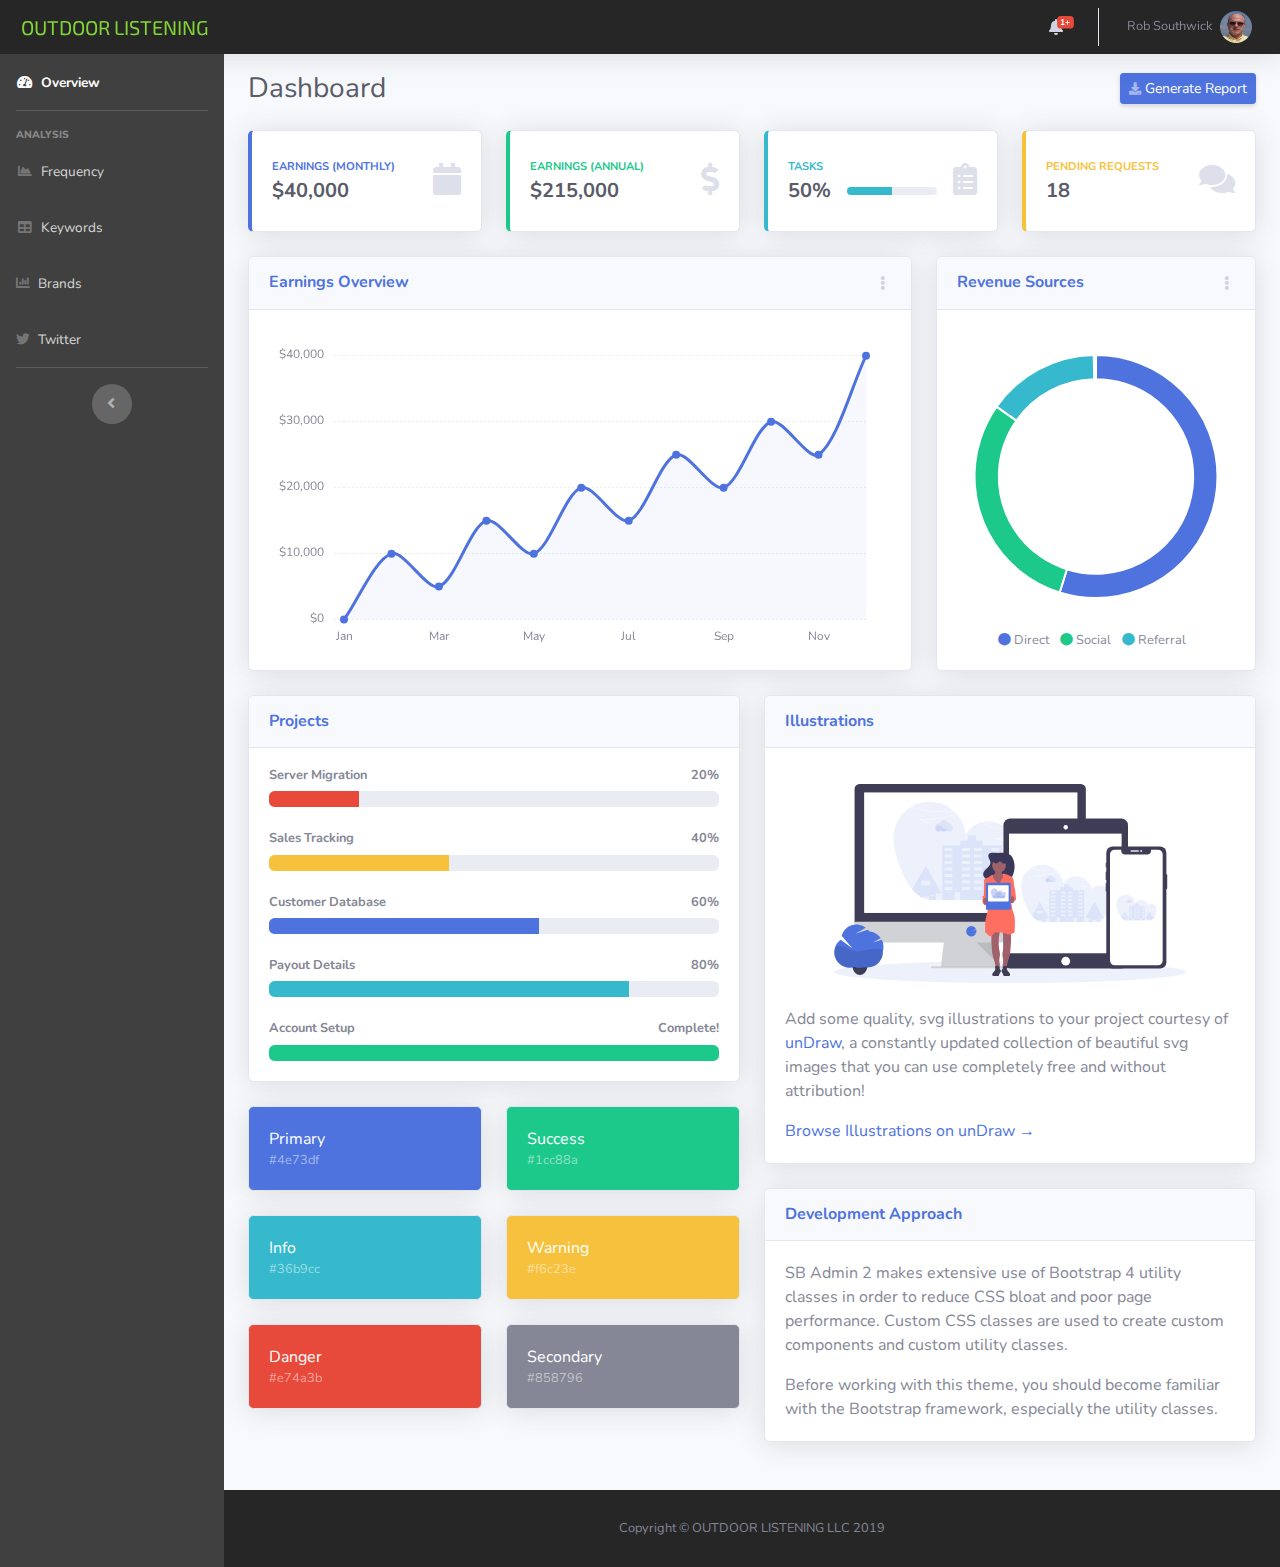
<file: index.html>
<!DOCTYPE html>
<html lang="en">

<head>

  <meta charset="utf-8">
  <meta http-equiv="X-UA-Compatible" content="IE=edge">
  <meta name="viewport" content="width=device-width, initial-scale=1, shrink-to-fit=no">

  <title>OL Explorer</title>

  <!-- Custom fonts for this template-->
  <link href="vendor/fontawesome-free/css/all.min.css" rel="stylesheet" type="text/css">
  <link href="https://fonts.googleapis.com/css?family=Nunito:200,200i,300,300i,400,400i,600,600i,700,700i,800,800i,900,900i" rel="stylesheet">
  <link href='https://fonts.googleapis.com/css?family=Roboto+Slab:400,100,300,700' rel='stylesheet' type='text/css'>
  <link href="https://fonts.googleapis.com/css?family=Exo+2|Roboto&display=swap" rel="stylesheet">

  <!-- Custom styles for this template-->
  <link href="css/sb-admin-2.css" rel="stylesheet">
  <link href="css/custom.css" rel="stylesheet">

</head>

<body id="page-top">

  <!-- Page Wrapper -->
  <div id="wrapper">

    <!-- Sidebar -->
    <ul class="navbar-nav bg-gradient-dark sidebar sidebar-dark accordion top-nav-item" id="accordionSidebar">

      <!-- Nav Item - Dashboard -->
      <li class="nav-item active">
        <a class="nav-link" href="index.html">
          <i class="fas fa-fw fa-tachometer-alt"></i>
          <span>Overview</span></a>
      </li>

      <!-- Divider -->
      <hr class="sidebar-divider">

      <!-- Heading -->
      <div class="sidebar-heading">
      Analysis
      </div>

      <!-- Nav Item - Frequency -->
      <li class="nav-item">
        <a class="nav-link" href="frequency.html">
          <i class="fas fa-fw fa-chart-area"></i>
          <span>Frequency</span></a>
      </li>

      <!-- Nav Item - Tables -->
      <li class="nav-item">
        <a class="nav-link" href="keywords.html">
          <i class="fas fa-fw fa-table"></i>
          <span>Keywords</span></a>
      </li>

      <!-- Nav Item - Tables -->
      <li class="nav-item">
        <a class="nav-link" href="brands.html">
          <i class="fas fa-chart-bar"></i>
          <span>Brands</span></a>
      </li>

      <!-- Nav Item - Tables -->
      <li class="nav-item">
        <a class="nav-link" href="twitter.html">
          <i class="fab fa-twitter"></i>
          <span>Twitter</span></a>
      </li>

      <!-- Divider -->
      <hr class="sidebar-divider d-none d-md-block">

      <!-- Sidebar Toggler (Sidebar) -->
      <div class="text-center d-none d-md-inline">
        <button class="rounded-circle border-0" id="sidebarToggle"></button>
      </div>

    </ul>
    <!-- End of Sidebar -->

    <!-- Content Wrapper -->
    <div id="content-wrapper" class="d-flex flex-column">

      <!-- Main Content -->
      <div id="content">

        <!-- Topbar -->
        <nav class="navbar navbar-expand navbar-light bg-white topbar mb-4 fixed-top shadow py-0">

          <!-- Sidebar Toggle (Topbar) -->
          <button id="sidebarToggleTop" class="btn btn-link d-md-none rounded-circle mr-3">
            <i class="fa fa-bars"></i>
          </button>

          <!-- Topbar Brand -->
          <a href="index.html" class="topbar-brand-text">OUTDOOR LISTENING</a>

          <!-- Topbar Navbar -->
          <ul class="navbar-nav ml-auto">

            <!-- Nav Item - Alerts -->
            <li class="nav-item dropdown no-arrow mx-1">
              <a class="nav-link dropdown-toggle" href="#" id="alertsDropdown" role="button" data-toggle="dropdown" aria-haspopup="true" aria-expanded="false">
                <i class="fas fa-bell fa-fw"></i>
                <!-- Counter - Alerts -->
                <span class="badge badge-danger badge-counter">1+</span>
              </a>
              <!-- Dropdown - Alerts -->
              <div class="dropdown-list dropdown-menu dropdown-menu-right shadow animated--grow-in" aria-labelledby="alertsDropdown">
                <h6 class="dropdown-header">
                  Alerts Center
                </h6>
                <a class="dropdown-item d-flex align-items-center" href="#">
                  <div class="mr-3">
                    <div class="icon-circle bg-primary">
                      <i class="fas fa-file-alt text-white"></i>
                    </div>
                  </div>
                  <div>
                    <div class="small text-gray-500">December 12, 2019</div>
                    <span class="font-weight-bold">A new monthly report is ready to download!</span>
                  </div>
                </a>
                <a class="dropdown-item text-center small text-gray-500" href="#">Show All Alerts</a>
              </div>
            </li>

            <div class="topbar-divider d-none d-sm-block"></div>

            <!-- Nav Item - User Information -->
            <li class="nav-item dropdown no-arrow">
              <a class="nav-link dropdown-toggle" href="#" id="userDropdown" role="button" data-toggle="dropdown" aria-haspopup="true" aria-expanded="false">
                <span class="mr-2 d-none d-lg-inline text-gray-600 small">Rob Southwick</span>
                <img class="img-profile rounded-circle" src="img/rob-pic.jpg">
              </a>
              <!-- Dropdown - User Information -->
              <div class="dropdown-menu dropdown-menu-right shadow animated--grow-in" aria-labelledby="userDropdown">
                <a class="dropdown-item" href="#">
                  <i class="fas fa-user fa-sm fa-fw mr-2 text-gray-400"></i>
                  Profile
                </a>
                <a class="dropdown-item" href="#">
                  <i class="fas fa-cogs fa-sm fa-fw mr-2 text-gray-400"></i>
                  Settings
                </a>
                <a class="dropdown-item" href="#">
                  <i class="fas fa-list fa-sm fa-fw mr-2 text-gray-400"></i>
                  Activity Log
                </a>
                <div class="dropdown-divider"></div>
                <a class="dropdown-item" href="#" data-toggle="modal" data-target="#logoutModal">
                  <i class="fas fa-sign-out-alt fa-sm fa-fw mr-2 text-gray-400"></i>
                  Logout
                </a>
              </div>
            </li>

          </ul>

        </nav>
        <!-- End of Topbar -->

        <!-- Begin Page Content -->
        <div id="main-page-content" class="container-fluid">

          <!-- Page Heading -->
          <div class="d-sm-flex align-items-center justify-content-between mb-4">
            <h1 class="h3 mb-0 text-gray-800">Dashboard</h1>
            <a href="#" class="d-none d-sm-inline-block btn btn-sm btn-primary shadow-sm"><i class="fas fa-download fa-sm text-white-50"></i> Generate Report</a>
          </div>

          <!-- Content Row -->
          <div class="row">

            <!-- Earnings (Monthly) Card Example -->
            <div class="col-xl-3 col-md-6 mb-4">
              <div class="card border-left-primary shadow h-100 py-2">
                <div class="card-body">
                  <div class="row no-gutters align-items-center">
                    <div class="col mr-2">
                      <div class="text-xs font-weight-bold text-primary text-uppercase mb-1">Earnings (Monthly)</div>
                      <div class="h5 mb-0 font-weight-bold text-gray-800">$40,000</div>
                    </div>
                    <div class="col-auto">
                      <i class="fas fa-calendar fa-2x text-gray-300"></i>
                    </div>
                  </div>
                </div>
              </div>
            </div>

            <!-- Earnings (Monthly) Card Example -->
            <div class="col-xl-3 col-md-6 mb-4">
              <div class="card border-left-success shadow h-100 py-2">
                <div class="card-body">
                  <div class="row no-gutters align-items-center">
                    <div class="col mr-2">
                      <div class="text-xs font-weight-bold text-success text-uppercase mb-1">Earnings (Annual)</div>
                      <div class="h5 mb-0 font-weight-bold text-gray-800">$215,000</div>
                    </div>
                    <div class="col-auto">
                      <i class="fas fa-dollar-sign fa-2x text-gray-300"></i>
                    </div>
                  </div>
                </div>
              </div>
            </div>

            <!-- Earnings (Monthly) Card Example -->
            <div class="col-xl-3 col-md-6 mb-4">
              <div class="card border-left-info shadow h-100 py-2">
                <div class="card-body">
                  <div class="row no-gutters align-items-center">
                    <div class="col mr-2">
                      <div class="text-xs font-weight-bold text-info text-uppercase mb-1">Tasks</div>
                      <div class="row no-gutters align-items-center">
                        <div class="col-auto">
                          <div class="h5 mb-0 mr-3 font-weight-bold text-gray-800">50%</div>
                        </div>
                        <div class="col">
                          <div class="progress progress-sm mr-2">
                            <div class="progress-bar bg-info" role="progressbar" style="width: 50%" aria-valuenow="50" aria-valuemin="0" aria-valuemax="100"></div>
                          </div>
                        </div>
                      </div>
                    </div>
                    <div class="col-auto">
                      <i class="fas fa-clipboard-list fa-2x text-gray-300"></i>
                    </div>
                  </div>
                </div>
              </div>
            </div>

            <!-- Pending Requests Card Example -->
            <div class="col-xl-3 col-md-6 mb-4">
              <div class="card border-left-warning shadow h-100 py-2">
                <div class="card-body">
                  <div class="row no-gutters align-items-center">
                    <div class="col mr-2">
                      <div class="text-xs font-weight-bold text-warning text-uppercase mb-1">Pending Requests</div>
                      <div class="h5 mb-0 font-weight-bold text-gray-800">18</div>
                    </div>
                    <div class="col-auto">
                      <i class="fas fa-comments fa-2x text-gray-300"></i>
                    </div>
                  </div>
                </div>
              </div>
            </div>
          </div>

          <!-- Content Row -->

          <div class="row">

            <!-- Area Chart -->
            <div class="col-xl-8 col-lg-7">
              <div class="card shadow mb-4">
                <!-- Card Header - Dropdown -->
                <div class="card-header py-3 d-flex flex-row align-items-center justify-content-between">
                  <h6 class="m-0 font-weight-bold text-primary">Earnings Overview</h6>
                  <div class="dropdown no-arrow">
                    <a class="dropdown-toggle" href="#" role="button" id="dropdownMenuLink" data-toggle="dropdown" aria-haspopup="true" aria-expanded="false">
                      <i class="fas fa-ellipsis-v fa-sm fa-fw text-gray-400"></i>
                    </a>
                    <div class="dropdown-menu dropdown-menu-right shadow animated--fade-in" aria-labelledby="dropdownMenuLink">
                      <div class="dropdown-header">Dropdown Header:</div>
                      <a class="dropdown-item" href="#">Action</a>
                      <a class="dropdown-item" href="#">Another action</a>
                      <div class="dropdown-divider"></div>
                      <a class="dropdown-item" href="#">Something else here</a>
                    </div>
                  </div>
                </div>
                <!-- Card Body -->
                <div class="card-body">
                  <div class="chart-area">
                    <canvas id="myAreaChart"></canvas>
                  </div>
                </div>
              </div>
            </div>

            <!-- Pie Chart -->
            <div class="col-xl-4 col-lg-5">
              <div class="card shadow mb-4">
                <!-- Card Header - Dropdown -->
                <div class="card-header py-3 d-flex flex-row align-items-center justify-content-between">
                  <h6 class="m-0 font-weight-bold text-primary">Revenue Sources</h6>
                  <div class="dropdown no-arrow">
                    <a class="dropdown-toggle" href="#" role="button" id="dropdownMenuLink" data-toggle="dropdown" aria-haspopup="true" aria-expanded="false">
                      <i class="fas fa-ellipsis-v fa-sm fa-fw text-gray-400"></i>
                    </a>
                    <div class="dropdown-menu dropdown-menu-right shadow animated--fade-in" aria-labelledby="dropdownMenuLink">
                      <div class="dropdown-header">Dropdown Header:</div>
                      <a class="dropdown-item" href="#">Action</a>
                      <a class="dropdown-item" href="#">Another action</a>
                      <div class="dropdown-divider"></div>
                      <a class="dropdown-item" href="#">Something else here</a>
                    </div>
                  </div>
                </div>
                <!-- Card Body -->
                <div class="card-body">
                  <div class="chart-pie pt-4 pb-2">
                    <canvas id="myPieChart"></canvas>
                  </div>
                  <div class="mt-4 text-center small">
                    <span class="mr-2">
                      <i class="fas fa-circle text-primary"></i> Direct
                    </span>
                    <span class="mr-2">
                      <i class="fas fa-circle text-success"></i> Social
                    </span>
                    <span class="mr-2">
                      <i class="fas fa-circle text-info"></i> Referral
                    </span>
                  </div>
                </div>
              </div>
            </div>
          </div>

          <!-- Content Row -->
          <div class="row">

            <!-- Content Column -->
            <div class="col-lg-6 mb-4">

              <!-- Project Card Example -->
              <div class="card shadow mb-4">
                <div class="card-header py-3">
                  <h6 class="m-0 font-weight-bold text-primary">Projects</h6>
                </div>
                <div class="card-body">
                  <h4 class="small font-weight-bold">Server Migration <span class="float-right">20%</span></h4>
                  <div class="progress mb-4">
                    <div class="progress-bar bg-danger" role="progressbar" style="width: 20%" aria-valuenow="20" aria-valuemin="0" aria-valuemax="100"></div>
                  </div>
                  <h4 class="small font-weight-bold">Sales Tracking <span class="float-right">40%</span></h4>
                  <div class="progress mb-4">
                    <div class="progress-bar bg-warning" role="progressbar" style="width: 40%" aria-valuenow="40" aria-valuemin="0" aria-valuemax="100"></div>
                  </div>
                  <h4 class="small font-weight-bold">Customer Database <span class="float-right">60%</span></h4>
                  <div class="progress mb-4">
                    <div class="progress-bar" role="progressbar" style="width: 60%" aria-valuenow="60" aria-valuemin="0" aria-valuemax="100"></div>
                  </div>
                  <h4 class="small font-weight-bold">Payout Details <span class="float-right">80%</span></h4>
                  <div class="progress mb-4">
                    <div class="progress-bar bg-info" role="progressbar" style="width: 80%" aria-valuenow="80" aria-valuemin="0" aria-valuemax="100"></div>
                  </div>
                  <h4 class="small font-weight-bold">Account Setup <span class="float-right">Complete!</span></h4>
                  <div class="progress">
                    <div class="progress-bar bg-success" role="progressbar" style="width: 100%" aria-valuenow="100" aria-valuemin="0" aria-valuemax="100"></div>
                  </div>
                </div>
              </div>

              <!-- Color System -->
              <div class="row">
                <div class="col-lg-6 mb-4">
                  <div class="card bg-primary text-white shadow">
                    <div class="card-body">
                      Primary
                      <div class="text-white-50 small">#4e73df</div>
                    </div>
                  </div>
                </div>
                <div class="col-lg-6 mb-4">
                  <div class="card bg-success text-white shadow">
                    <div class="card-body">
                      Success
                      <div class="text-white-50 small">#1cc88a</div>
                    </div>
                  </div>
                </div>
                <div class="col-lg-6 mb-4">
                  <div class="card bg-info text-white shadow">
                    <div class="card-body">
                      Info
                      <div class="text-white-50 small">#36b9cc</div>
                    </div>
                  </div>
                </div>
                <div class="col-lg-6 mb-4">
                  <div class="card bg-warning text-white shadow">
                    <div class="card-body">
                      Warning
                      <div class="text-white-50 small">#f6c23e</div>
                    </div>
                  </div>
                </div>
                <div class="col-lg-6 mb-4">
                  <div class="card bg-danger text-white shadow">
                    <div class="card-body">
                      Danger
                      <div class="text-white-50 small">#e74a3b</div>
                    </div>
                  </div>
                </div>
                <div class="col-lg-6 mb-4">
                  <div class="card bg-secondary text-white shadow">
                    <div class="card-body">
                      Secondary
                      <div class="text-white-50 small">#858796</div>
                    </div>
                  </div>
                </div>
              </div>

            </div>

            <div class="col-lg-6 mb-4">

              <!-- Illustrations -->
              <div class="card shadow mb-4">
                <div class="card-header py-3">
                  <h6 class="m-0 font-weight-bold text-primary">Illustrations</h6>
                </div>
                <div class="card-body">
                  <div class="text-center">
                    <img class="img-fluid px-3 px-sm-4 mt-3 mb-4" style="width: 25rem;" src="img/undraw_posting_photo.svg" alt="">
                  </div>
                  <p>Add some quality, svg illustrations to your project courtesy of <a target="_blank" rel="nofollow" href="https://undraw.co/">unDraw</a>, a constantly updated collection of beautiful svg images that you can use completely free and without attribution!</p>
                  <a target="_blank" rel="nofollow" href="https://undraw.co/">Browse Illustrations on unDraw &rarr;</a>
                </div>
              </div>

              <!-- Approach -->
              <div class="card shadow mb-4">
                <div class="card-header py-3">
                  <h6 class="m-0 font-weight-bold text-primary">Development Approach</h6>
                </div>
                <div class="card-body">
                  <p>SB Admin 2 makes extensive use of Bootstrap 4 utility classes in order to reduce CSS bloat and poor page performance. Custom CSS classes are used to create custom components and custom utility classes.</p>
                  <p class="mb-0">Before working with this theme, you should become familiar with the Bootstrap framework, especially the utility classes.</p>
                </div>
              </div>

            </div>
          </div>

        </div>
        <!-- /.container-fluid -->

      </div>
      <!-- End of Main Content -->

      <!-- Footer -->
      <footer class="sticky-footer bg-white">
        <div class="container my-auto">
          <div class="copyright text-center my-auto">
            <span>Copyright &copy; OUTDOOR LISTENING LLC 2019</span>
          </div>
        </div>
      </footer>
      <!-- End of Footer -->

    </div>
    <!-- End of Content Wrapper -->

  </div>
  <!-- End of Page Wrapper -->

  <!-- Scroll to Top Button-->
  <a class="scroll-to-top rounded" href="#page-top">
    <i class="fas fa-angle-up"></i>
  </a>

  <!-- Logout Modal-->
  <div class="modal fade" id="logoutModal" tabindex="-1" role="dialog" aria-labelledby="exampleModalLabel" aria-hidden="true">
    <div class="modal-dialog" role="document">
      <div class="modal-content">
        <div class="modal-header">
          <h5 class="modal-title" id="exampleModalLabel">Ready to Leave?</h5>
          <button class="close" type="button" data-dismiss="modal" aria-label="Close">
            <span aria-hidden="true">×</span>
          </button>
        </div>
        <div class="modal-body">Select "Logout" below if you are ready to end your current session.</div>
        <div class="modal-footer">
          <button class="btn btn-secondary" type="button" data-dismiss="modal">Cancel</button>
          <a class="btn btn-primary" href="login.html">Logout</a>
        </div>
      </div>
    </div>
  </div>

  <!-- Bootstrap core JavaScript-->
  <script src="vendor/jquery/jquery.min.js"></script>
  <script src="vendor/bootstrap/js/bootstrap.bundle.min.js"></script>

  <!-- Core plugin JavaScript-->
  <script src="vendor/jquery-easing/jquery.easing.min.js"></script>

  <!-- Custom scripts for all pages-->
  <script src="js/sb-admin-2.min.js"></script>

  <!-- Page level plugins -->
  <script src="vendor/chart.js/Chart.min.js"></script>

  <!-- Page level custom scripts -->
  <script src="js/demo/chart-area-demo.js"></script>
  <script src="js/demo/chart-pie-demo.js"></script>

</body>

</html>
</file>
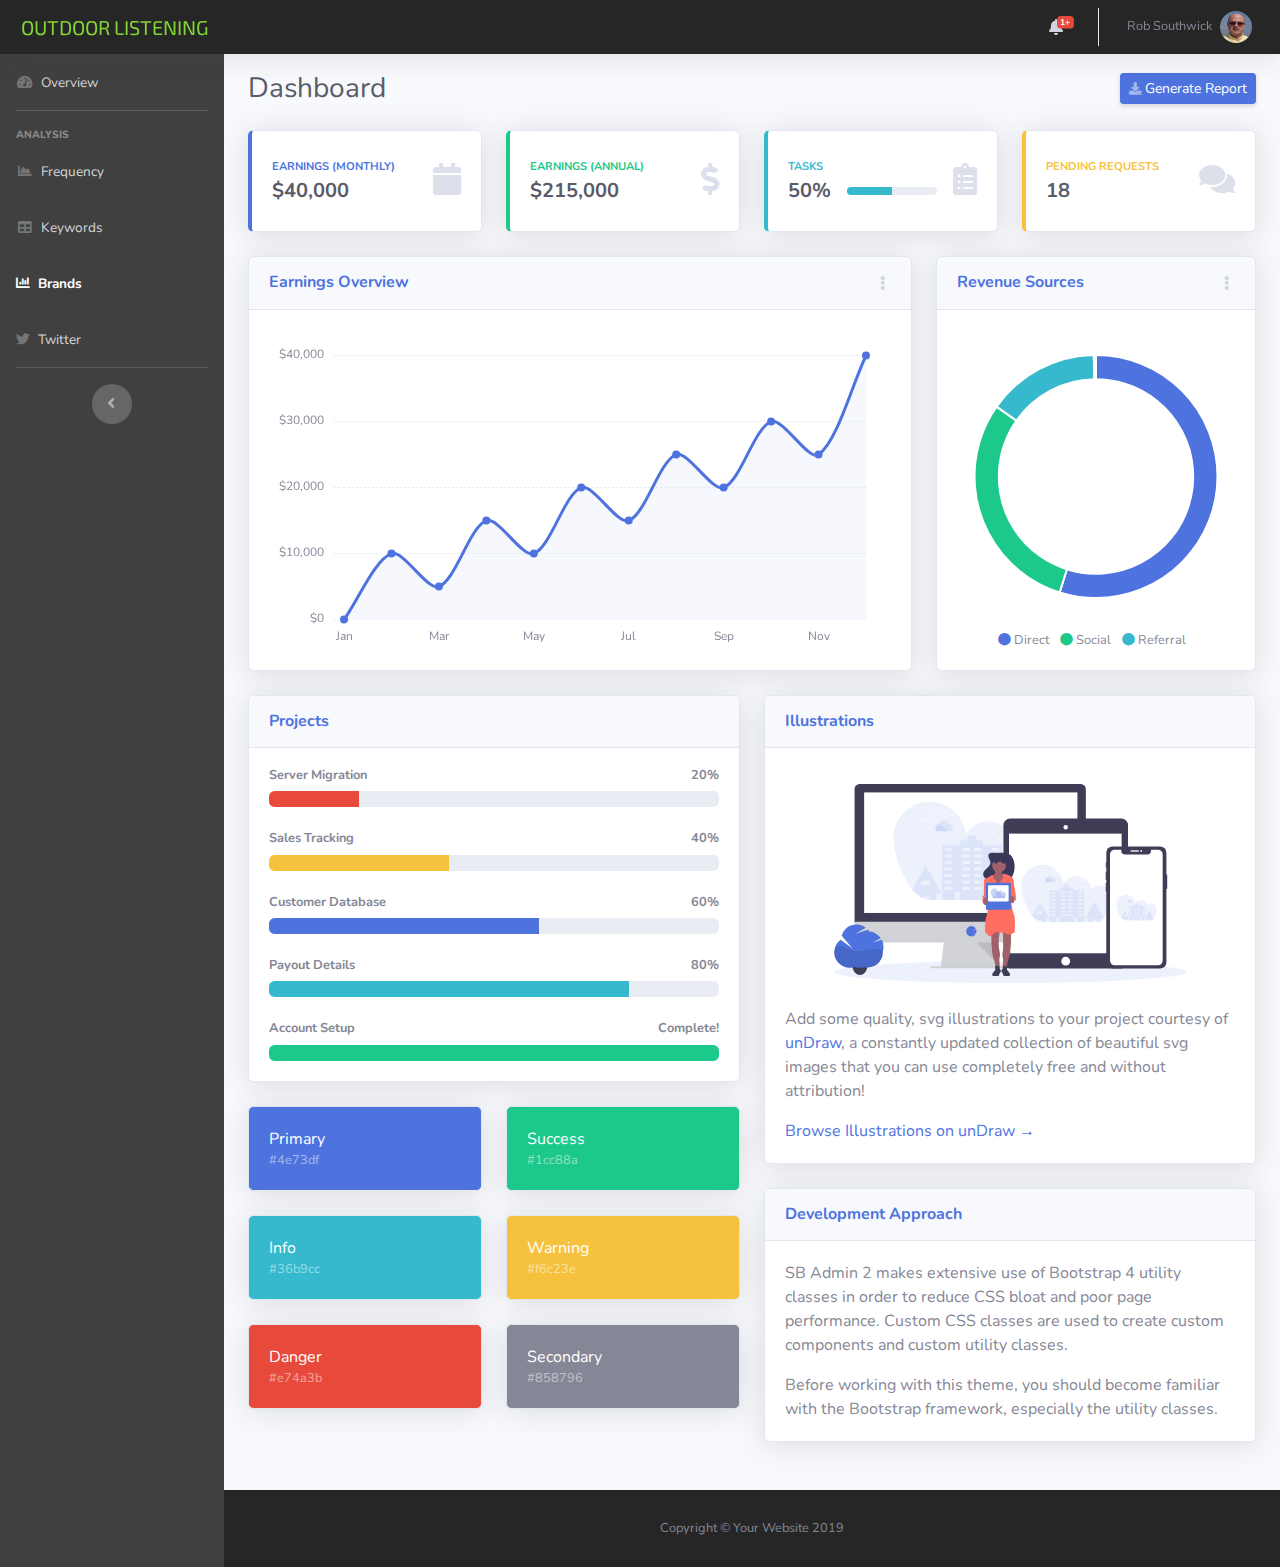
<file: brands.html>
<!DOCTYPE html>
<html lang="en">

<head>

  <meta charset="utf-8">
  <meta http-equiv="X-UA-Compatible" content="IE=edge">
  <meta name="viewport" content="width=device-width, initial-scale=1, shrink-to-fit=no">

  <title>OL Explorer</title>

  <!-- Custom fonts for this template-->
  <link href="vendor/fontawesome-free/css/all.min.css" rel="stylesheet" type="text/css">
  <link href="https://fonts.googleapis.com/css?family=Nunito:200,200i,300,300i,400,400i,600,600i,700,700i,800,800i,900,900i" rel="stylesheet">
  <link href='https://fonts.googleapis.com/css?family=Roboto+Slab:400,100,300,700' rel='stylesheet' type='text/css'>
  <link href="https://fonts.googleapis.com/css?family=Exo+2|Roboto&display=swap" rel="stylesheet">

  <!-- Custom styles for this template-->
  <link href="css/sb-admin-2.css" rel="stylesheet">
  <link href="css/custom.css" rel="stylesheet">

</head>

<body id="page-top">

  <!-- Page Wrapper -->
  <div id="wrapper">

    <!-- Sidebar -->
    <ul class="navbar-nav bg-gradient-dark sidebar sidebar-dark accordion top-nav-item" id="accordionSidebar">

      <!-- Nav Item - Dashboard -->
      <li class="nav-item">
        <a class="nav-link" href="index.html">
          <i class="fas fa-fw fa-tachometer-alt"></i>
          <span>Overview</span></a>
      </li>

      <!-- Divider -->
      <hr class="sidebar-divider">

      <!-- Heading -->
      <div class="sidebar-heading">
      Analysis
      </div>

      <!-- Nav Item - Frequency -->
      <li class="nav-item">
        <a class="nav-link" href="frequency.html">
          <i class="fas fa-fw fa-chart-area"></i>
          <span>Frequency</span></a>
      </li>

      <!-- Nav Item - Tables -->
      <li class="nav-item">
        <a class="nav-link" href="keywords.html">
          <i class="fas fa-fw fa-table"></i>
          <span>Keywords</span></a>
      </li>

      <!-- Nav Item - Tables -->
      <li class="nav-item active">
        <a class="nav-link" href="brands.html">
          <i class="fas fa-chart-bar"></i>
          <span>Brands</span></a>
      </li>

      <!-- Nav Item - Tables -->
      <li class="nav-item">
        <a class="nav-link" href="twitter.html">
          <i class="fab fa-twitter"></i>
          <span>Twitter</span></a>
      </li>

      <!-- Divider -->
      <hr class="sidebar-divider d-none d-md-block">

      <!-- Sidebar Toggler (Sidebar) -->
      <div class="text-center d-none d-md-inline">
        <button class="rounded-circle border-0" id="sidebarToggle"></button>
      </div>

    </ul>
    <!-- End of Sidebar -->

    <!-- Content Wrapper -->
    <div id="content-wrapper" class="d-flex flex-column">

      <!-- Main Content -->
      <div id="content">

        <!-- Topbar -->
        <nav class="navbar navbar-expand navbar-light bg-white topbar mb-4 fixed-top shadow py-0">

          <!-- Sidebar Toggle (Topbar) -->
          <button id="sidebarToggleTop" class="btn btn-link d-md-none rounded-circle mr-3">
            <i class="fa fa-bars"></i>
          </button>

          <!-- Topbar Brand -->
          <a href="index.html" class="topbar-brand-text">OUTDOOR LISTENING</a>

          <!-- Topbar Navbar -->
          <ul class="navbar-nav ml-auto">

            <!-- Nav Item - Alerts -->
            <li class="nav-item dropdown no-arrow mx-1">
              <a class="nav-link dropdown-toggle" href="#" id="alertsDropdown" role="button" data-toggle="dropdown" aria-haspopup="true" aria-expanded="false">
                <i class="fas fa-bell fa-fw"></i>
                <!-- Counter - Alerts -->
                <span class="badge badge-danger badge-counter">1+</span>
              </a>
              <!-- Dropdown - Alerts -->
              <div class="dropdown-list dropdown-menu dropdown-menu-right shadow animated--grow-in" aria-labelledby="alertsDropdown">
                <h6 class="dropdown-header">
                  Alerts Center
                </h6>
                <a class="dropdown-item d-flex align-items-center" href="#">
                  <div class="mr-3">
                    <div class="icon-circle bg-primary">
                      <i class="fas fa-file-alt text-white"></i>
                    </div>
                  </div>
                  <div>
                    <div class="small text-gray-500">December 12, 2019</div>
                    <span class="font-weight-bold">A new monthly report is ready to download!</span>
                  </div>
                </a>
                <a class="dropdown-item text-center small text-gray-500" href="#">Show All Alerts</a>
              </div>
            </li>

            <div class="topbar-divider d-none d-sm-block"></div>

            <!-- Nav Item - User Information -->
            <li class="nav-item dropdown no-arrow">
              <a class="nav-link dropdown-toggle" href="#" id="userDropdown" role="button" data-toggle="dropdown" aria-haspopup="true" aria-expanded="false">
                <span class="mr-2 d-none d-lg-inline text-gray-600 small">Rob Southwick</span>
                <img class="img-profile rounded-circle" src="img/rob-pic.jpg">
              </a>
              <!-- Dropdown - User Information -->
              <div class="dropdown-menu dropdown-menu-right shadow animated--grow-in" aria-labelledby="userDropdown">
                <a class="dropdown-item" href="#">
                  <i class="fas fa-user fa-sm fa-fw mr-2 text-gray-400"></i>
                  Profile
                </a>
                <a class="dropdown-item" href="#">
                  <i class="fas fa-cogs fa-sm fa-fw mr-2 text-gray-400"></i>
                  Settings
                </a>
                <a class="dropdown-item" href="#">
                  <i class="fas fa-list fa-sm fa-fw mr-2 text-gray-400"></i>
                  Activity Log
                </a>
                <div class="dropdown-divider"></div>
                <a class="dropdown-item" href="#" data-toggle="modal" data-target="#logoutModal">
                  <i class="fas fa-sign-out-alt fa-sm fa-fw mr-2 text-gray-400"></i>
                  Logout
                </a>
              </div>
            </li>

          </ul>

        </nav>
        <!-- End of Topbar -->

        <!-- Begin Page Content -->
        <div id="main-page-content" class="container-fluid">

          <!-- Page Heading -->
          <div class="d-sm-flex align-items-center justify-content-between mb-4">
            <h1 class="h3 mb-0 text-gray-800">Dashboard</h1>
            <a href="#" class="d-none d-sm-inline-block btn btn-sm btn-primary shadow-sm"><i class="fas fa-download fa-sm text-white-50"></i> Generate Report</a>
          </div>

          <!-- Content Row -->
          <div class="row">

            <!-- Earnings (Monthly) Card Example -->
            <div class="col-xl-3 col-md-6 mb-4">
              <div class="card border-left-primary shadow h-100 py-2">
                <div class="card-body">
                  <div class="row no-gutters align-items-center">
                    <div class="col mr-2">
                      <div class="text-xs font-weight-bold text-primary text-uppercase mb-1">Earnings (Monthly)</div>
                      <div class="h5 mb-0 font-weight-bold text-gray-800">$40,000</div>
                    </div>
                    <div class="col-auto">
                      <i class="fas fa-calendar fa-2x text-gray-300"></i>
                    </div>
                  </div>
                </div>
              </div>
            </div>

            <!-- Earnings (Monthly) Card Example -->
            <div class="col-xl-3 col-md-6 mb-4">
              <div class="card border-left-success shadow h-100 py-2">
                <div class="card-body">
                  <div class="row no-gutters align-items-center">
                    <div class="col mr-2">
                      <div class="text-xs font-weight-bold text-success text-uppercase mb-1">Earnings (Annual)</div>
                      <div class="h5 mb-0 font-weight-bold text-gray-800">$215,000</div>
                    </div>
                    <div class="col-auto">
                      <i class="fas fa-dollar-sign fa-2x text-gray-300"></i>
                    </div>
                  </div>
                </div>
              </div>
            </div>

            <!-- Earnings (Monthly) Card Example -->
            <div class="col-xl-3 col-md-6 mb-4">
              <div class="card border-left-info shadow h-100 py-2">
                <div class="card-body">
                  <div class="row no-gutters align-items-center">
                    <div class="col mr-2">
                      <div class="text-xs font-weight-bold text-info text-uppercase mb-1">Tasks</div>
                      <div class="row no-gutters align-items-center">
                        <div class="col-auto">
                          <div class="h5 mb-0 mr-3 font-weight-bold text-gray-800">50%</div>
                        </div>
                        <div class="col">
                          <div class="progress progress-sm mr-2">
                            <div class="progress-bar bg-info" role="progressbar" style="width: 50%" aria-valuenow="50" aria-valuemin="0" aria-valuemax="100"></div>
                          </div>
                        </div>
                      </div>
                    </div>
                    <div class="col-auto">
                      <i class="fas fa-clipboard-list fa-2x text-gray-300"></i>
                    </div>
                  </div>
                </div>
              </div>
            </div>

            <!-- Pending Requests Card Example -->
            <div class="col-xl-3 col-md-6 mb-4">
              <div class="card border-left-warning shadow h-100 py-2">
                <div class="card-body">
                  <div class="row no-gutters align-items-center">
                    <div class="col mr-2">
                      <div class="text-xs font-weight-bold text-warning text-uppercase mb-1">Pending Requests</div>
                      <div class="h5 mb-0 font-weight-bold text-gray-800">18</div>
                    </div>
                    <div class="col-auto">
                      <i class="fas fa-comments fa-2x text-gray-300"></i>
                    </div>
                  </div>
                </div>
              </div>
            </div>
          </div>

          <!-- Content Row -->

          <div class="row">

            <!-- Area Chart -->
            <div class="col-xl-8 col-lg-7">
              <div class="card shadow mb-4">
                <!-- Card Header - Dropdown -->
                <div class="card-header py-3 d-flex flex-row align-items-center justify-content-between">
                  <h6 class="m-0 font-weight-bold text-primary">Earnings Overview</h6>
                  <div class="dropdown no-arrow">
                    <a class="dropdown-toggle" href="#" role="button" id="dropdownMenuLink" data-toggle="dropdown" aria-haspopup="true" aria-expanded="false">
                      <i class="fas fa-ellipsis-v fa-sm fa-fw text-gray-400"></i>
                    </a>
                    <div class="dropdown-menu dropdown-menu-right shadow animated--fade-in" aria-labelledby="dropdownMenuLink">
                      <div class="dropdown-header">Dropdown Header:</div>
                      <a class="dropdown-item" href="#">Action</a>
                      <a class="dropdown-item" href="#">Another action</a>
                      <div class="dropdown-divider"></div>
                      <a class="dropdown-item" href="#">Something else here</a>
                    </div>
                  </div>
                </div>
                <!-- Card Body -->
                <div class="card-body">
                  <div class="chart-area">
                    <canvas id="myAreaChart"></canvas>
                  </div>
                </div>
              </div>
            </div>

            <!-- Pie Chart -->
            <div class="col-xl-4 col-lg-5">
              <div class="card shadow mb-4">
                <!-- Card Header - Dropdown -->
                <div class="card-header py-3 d-flex flex-row align-items-center justify-content-between">
                  <h6 class="m-0 font-weight-bold text-primary">Revenue Sources</h6>
                  <div class="dropdown no-arrow">
                    <a class="dropdown-toggle" href="#" role="button" id="dropdownMenuLink" data-toggle="dropdown" aria-haspopup="true" aria-expanded="false">
                      <i class="fas fa-ellipsis-v fa-sm fa-fw text-gray-400"></i>
                    </a>
                    <div class="dropdown-menu dropdown-menu-right shadow animated--fade-in" aria-labelledby="dropdownMenuLink">
                      <div class="dropdown-header">Dropdown Header:</div>
                      <a class="dropdown-item" href="#">Action</a>
                      <a class="dropdown-item" href="#">Another action</a>
                      <div class="dropdown-divider"></div>
                      <a class="dropdown-item" href="#">Something else here</a>
                    </div>
                  </div>
                </div>
                <!-- Card Body -->
                <div class="card-body">
                  <div class="chart-pie pt-4 pb-2">
                    <canvas id="myPieChart"></canvas>
                  </div>
                  <div class="mt-4 text-center small">
                    <span class="mr-2">
                      <i class="fas fa-circle text-primary"></i> Direct
                    </span>
                    <span class="mr-2">
                      <i class="fas fa-circle text-success"></i> Social
                    </span>
                    <span class="mr-2">
                      <i class="fas fa-circle text-info"></i> Referral
                    </span>
                  </div>
                </div>
              </div>
            </div>
          </div>

          <!-- Content Row -->
          <div class="row">

            <!-- Content Column -->
            <div class="col-lg-6 mb-4">

              <!-- Project Card Example -->
              <div class="card shadow mb-4">
                <div class="card-header py-3">
                  <h6 class="m-0 font-weight-bold text-primary">Projects</h6>
                </div>
                <div class="card-body">
                  <h4 class="small font-weight-bold">Server Migration <span class="float-right">20%</span></h4>
                  <div class="progress mb-4">
                    <div class="progress-bar bg-danger" role="progressbar" style="width: 20%" aria-valuenow="20" aria-valuemin="0" aria-valuemax="100"></div>
                  </div>
                  <h4 class="small font-weight-bold">Sales Tracking <span class="float-right">40%</span></h4>
                  <div class="progress mb-4">
                    <div class="progress-bar bg-warning" role="progressbar" style="width: 40%" aria-valuenow="40" aria-valuemin="0" aria-valuemax="100"></div>
                  </div>
                  <h4 class="small font-weight-bold">Customer Database <span class="float-right">60%</span></h4>
                  <div class="progress mb-4">
                    <div class="progress-bar" role="progressbar" style="width: 60%" aria-valuenow="60" aria-valuemin="0" aria-valuemax="100"></div>
                  </div>
                  <h4 class="small font-weight-bold">Payout Details <span class="float-right">80%</span></h4>
                  <div class="progress mb-4">
                    <div class="progress-bar bg-info" role="progressbar" style="width: 80%" aria-valuenow="80" aria-valuemin="0" aria-valuemax="100"></div>
                  </div>
                  <h4 class="small font-weight-bold">Account Setup <span class="float-right">Complete!</span></h4>
                  <div class="progress">
                    <div class="progress-bar bg-success" role="progressbar" style="width: 100%" aria-valuenow="100" aria-valuemin="0" aria-valuemax="100"></div>
                  </div>
                </div>
              </div>

              <!-- Color System -->
              <div class="row">
                <div class="col-lg-6 mb-4">
                  <div class="card bg-primary text-white shadow">
                    <div class="card-body">
                      Primary
                      <div class="text-white-50 small">#4e73df</div>
                    </div>
                  </div>
                </div>
                <div class="col-lg-6 mb-4">
                  <div class="card bg-success text-white shadow">
                    <div class="card-body">
                      Success
                      <div class="text-white-50 small">#1cc88a</div>
                    </div>
                  </div>
                </div>
                <div class="col-lg-6 mb-4">
                  <div class="card bg-info text-white shadow">
                    <div class="card-body">
                      Info
                      <div class="text-white-50 small">#36b9cc</div>
                    </div>
                  </div>
                </div>
                <div class="col-lg-6 mb-4">
                  <div class="card bg-warning text-white shadow">
                    <div class="card-body">
                      Warning
                      <div class="text-white-50 small">#f6c23e</div>
                    </div>
                  </div>
                </div>
                <div class="col-lg-6 mb-4">
                  <div class="card bg-danger text-white shadow">
                    <div class="card-body">
                      Danger
                      <div class="text-white-50 small">#e74a3b</div>
                    </div>
                  </div>
                </div>
                <div class="col-lg-6 mb-4">
                  <div class="card bg-secondary text-white shadow">
                    <div class="card-body">
                      Secondary
                      <div class="text-white-50 small">#858796</div>
                    </div>
                  </div>
                </div>
              </div>

            </div>

            <div class="col-lg-6 mb-4">

              <!-- Illustrations -->
              <div class="card shadow mb-4">
                <div class="card-header py-3">
                  <h6 class="m-0 font-weight-bold text-primary">Illustrations</h6>
                </div>
                <div class="card-body">
                  <div class="text-center">
                    <img class="img-fluid px-3 px-sm-4 mt-3 mb-4" style="width: 25rem;" src="img/undraw_posting_photo.svg" alt="">
                  </div>
                  <p>Add some quality, svg illustrations to your project courtesy of <a target="_blank" rel="nofollow" href="https://undraw.co/">unDraw</a>, a constantly updated collection of beautiful svg images that you can use completely free and without attribution!</p>
                  <a target="_blank" rel="nofollow" href="https://undraw.co/">Browse Illustrations on unDraw &rarr;</a>
                </div>
              </div>

              <!-- Approach -->
              <div class="card shadow mb-4">
                <div class="card-header py-3">
                  <h6 class="m-0 font-weight-bold text-primary">Development Approach</h6>
                </div>
                <div class="card-body">
                  <p>SB Admin 2 makes extensive use of Bootstrap 4 utility classes in order to reduce CSS bloat and poor page performance. Custom CSS classes are used to create custom components and custom utility classes.</p>
                  <p class="mb-0">Before working with this theme, you should become familiar with the Bootstrap framework, especially the utility classes.</p>
                </div>
              </div>

            </div>
          </div>

        </div>
        <!-- /.container-fluid -->

      </div>
      <!-- End of Main Content -->

      <!-- Footer -->
      <footer class="sticky-footer bg-white">
        <div class="container my-auto">
          <div class="copyright text-center my-auto">
            <span>Copyright &copy; Your Website 2019</span>
          </div>
        </div>
      </footer>
      <!-- End of Footer -->

    </div>
    <!-- End of Content Wrapper -->

  </div>
  <!-- End of Page Wrapper -->

  <!-- Scroll to Top Button-->
  <a class="scroll-to-top rounded" href="#page-top">
    <i class="fas fa-angle-up"></i>
  </a>

  <!-- Logout Modal-->
  <div class="modal fade" id="logoutModal" tabindex="-1" role="dialog" aria-labelledby="exampleModalLabel" aria-hidden="true">
    <div class="modal-dialog" role="document">
      <div class="modal-content">
        <div class="modal-header">
          <h5 class="modal-title" id="exampleModalLabel">Ready to Leave?</h5>
          <button class="close" type="button" data-dismiss="modal" aria-label="Close">
            <span aria-hidden="true">×</span>
          </button>
        </div>
        <div class="modal-body">Select "Logout" below if you are ready to end your current session.</div>
        <div class="modal-footer">
          <button class="btn btn-secondary" type="button" data-dismiss="modal">Cancel</button>
          <a class="btn btn-primary" href="login.html">Logout</a>
        </div>
      </div>
    </div>
  </div>

  <!-- Bootstrap core JavaScript-->
  <script src="vendor/jquery/jquery.min.js"></script>
  <script src="vendor/bootstrap/js/bootstrap.bundle.min.js"></script>

  <!-- Core plugin JavaScript-->
  <script src="vendor/jquery-easing/jquery.easing.min.js"></script>

  <!-- Custom scripts for all pages-->
  <script src="js/sb-admin-2.min.js"></script>

  <!-- Page level plugins -->
  <script src="vendor/chart.js/Chart.min.js"></script>

  <!-- Page level custom scripts -->
  <script src="js/demo/chart-area-demo.js"></script>
  <script src="js/demo/chart-pie-demo.js"></script>

</body>

</html>
</file>
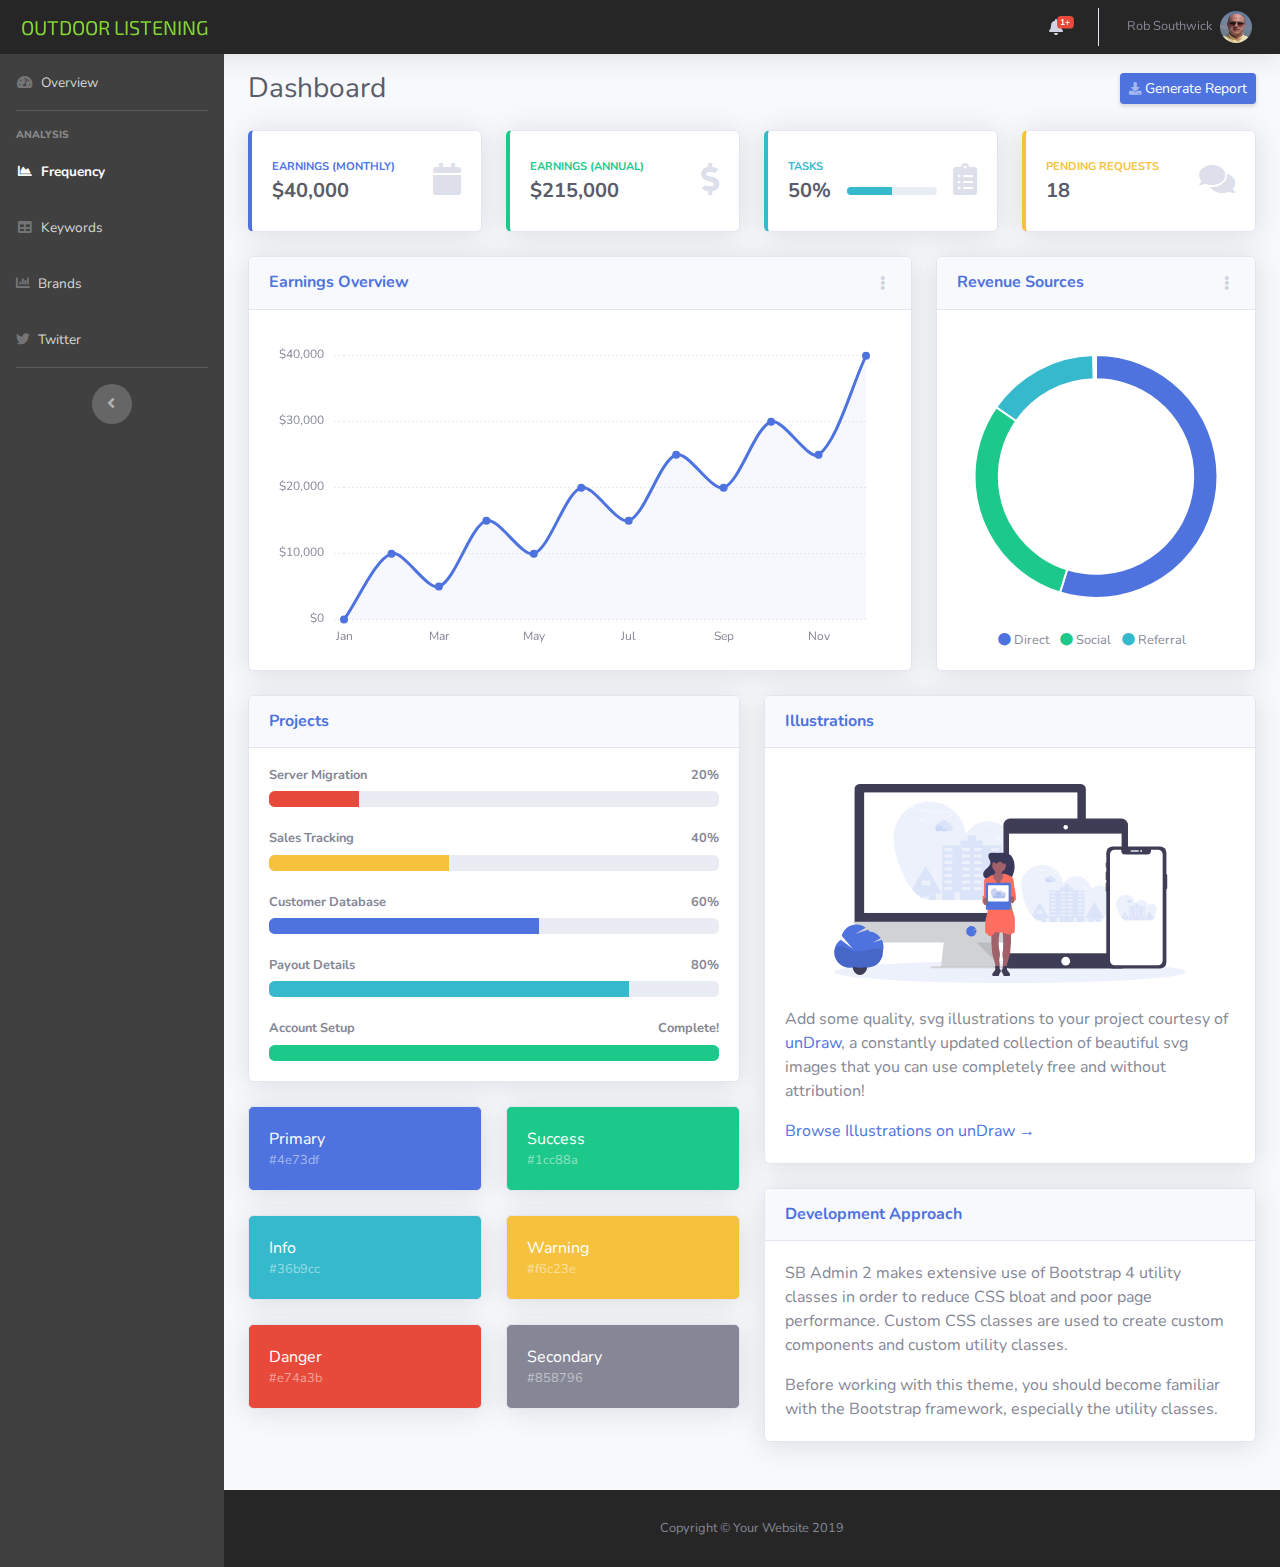
<file: frequency.html>
<!DOCTYPE html>
<html lang="en">

<head>

  <meta charset="utf-8">
  <meta http-equiv="X-UA-Compatible" content="IE=edge">
  <meta name="viewport" content="width=device-width, initial-scale=1, shrink-to-fit=no">

  <title>OL Explorer</title>

  <!-- Custom fonts for this template-->
  <link href="vendor/fontawesome-free/css/all.min.css" rel="stylesheet" type="text/css">
  <link href="https://fonts.googleapis.com/css?family=Nunito:200,200i,300,300i,400,400i,600,600i,700,700i,800,800i,900,900i" rel="stylesheet">
  <link href='https://fonts.googleapis.com/css?family=Roboto+Slab:400,100,300,700' rel='stylesheet' type='text/css'>
  <link href="https://fonts.googleapis.com/css?family=Exo+2|Roboto&display=swap" rel="stylesheet">

  <!-- Custom styles for this template-->
  <link href="css/sb-admin-2.css" rel="stylesheet">
  <link href="css/custom.css" rel="stylesheet">

</head>

<body id="page-top">

  <!-- Page Wrapper -->
  <div id="wrapper">

    <!-- Sidebar -->
    <ul class="navbar-nav bg-gradient-dark sidebar sidebar-dark accordion top-nav-item" id="accordionSidebar">

      <!-- Nav Item - Dashboard -->
      <li class="nav-item">
        <a class="nav-link" href="index.html">
          <i class="fas fa-fw fa-tachometer-alt"></i>
          <span>Overview</span></a>
      </li>

      <!-- Divider -->
      <hr class="sidebar-divider">

      <!-- Heading -->
      <div class="sidebar-heading">
      Analysis
      </div>

      <!-- Nav Item - Frequency -->
      <li class="nav-item active">
        <a class="nav-link" href="frequency.html">
          <i class="fas fa-fw fa-chart-area"></i>
          <span>Frequency</span></a>
      </li>

      <!-- Nav Item - Tables -->
      <li class="nav-item">
        <a class="nav-link" href="keywords.html">
          <i class="fas fa-fw fa-table"></i>
          <span>Keywords</span></a>
      </li>

      <!-- Nav Item - Tables -->
      <li class="nav-item">
        <a class="nav-link" href="brands.html">
          <i class="fas fa-chart-bar"></i>
          <span>Brands</span></a>
      </li>

      <!-- Nav Item - Tables -->
      <li class="nav-item">
        <a class="nav-link" href="twitter.html">
          <i class="fab fa-twitter"></i>
          <span>Twitter</span></a>
      </li>

      <!-- Divider -->
      <hr class="sidebar-divider d-none d-md-block">

      <!-- Sidebar Toggler (Sidebar) -->
      <div class="text-center d-none d-md-inline">
        <button class="rounded-circle border-0" id="sidebarToggle"></button>
      </div>

    </ul>
    <!-- End of Sidebar -->

    <!-- Content Wrapper -->
    <div id="content-wrapper" class="d-flex flex-column">

      <!-- Main Content -->
      <div id="content">

        <!-- Topbar -->
        <nav class="navbar navbar-expand navbar-light bg-white topbar mb-4 fixed-top shadow py-0">

          <!-- Sidebar Toggle (Topbar) -->
          <button id="sidebarToggleTop" class="btn btn-link d-md-none rounded-circle mr-3">
            <i class="fa fa-bars"></i>
          </button>

          <!-- Topbar Brand -->
          <a href="index.html" class="topbar-brand-text">OUTDOOR LISTENING</a>

          <!-- Topbar Navbar -->
          <ul class="navbar-nav ml-auto">

            <!-- Nav Item - Alerts -->
            <li class="nav-item dropdown no-arrow mx-1">
              <a class="nav-link dropdown-toggle" href="#" id="alertsDropdown" role="button" data-toggle="dropdown" aria-haspopup="true" aria-expanded="false">
                <i class="fas fa-bell fa-fw"></i>
                <!-- Counter - Alerts -->
                <span class="badge badge-danger badge-counter">1+</span>
              </a>
              <!-- Dropdown - Alerts -->
              <div class="dropdown-list dropdown-menu dropdown-menu-right shadow animated--grow-in" aria-labelledby="alertsDropdown">
                <h6 class="dropdown-header">
                  Alerts Center
                </h6>
                <a class="dropdown-item d-flex align-items-center" href="#">
                  <div class="mr-3">
                    <div class="icon-circle bg-primary">
                      <i class="fas fa-file-alt text-white"></i>
                    </div>
                  </div>
                  <div>
                    <div class="small text-gray-500">December 12, 2019</div>
                    <span class="font-weight-bold">A new monthly report is ready to download!</span>
                  </div>
                </a>
                <a class="dropdown-item text-center small text-gray-500" href="#">Show All Alerts</a>
              </div>
            </li>

            <div class="topbar-divider d-none d-sm-block"></div>

            <!-- Nav Item - User Information -->
            <li class="nav-item dropdown no-arrow">
              <a class="nav-link dropdown-toggle" href="#" id="userDropdown" role="button" data-toggle="dropdown" aria-haspopup="true" aria-expanded="false">
                <span class="mr-2 d-none d-lg-inline text-gray-600 small">Rob Southwick</span>
                <img class="img-profile rounded-circle" src="img/rob-pic.jpg">
              </a>
              <!-- Dropdown - User Information -->
              <div class="dropdown-menu dropdown-menu-right shadow animated--grow-in" aria-labelledby="userDropdown">
                <a class="dropdown-item" href="#">
                  <i class="fas fa-user fa-sm fa-fw mr-2 text-gray-400"></i>
                  Profile
                </a>
                <a class="dropdown-item" href="#">
                  <i class="fas fa-cogs fa-sm fa-fw mr-2 text-gray-400"></i>
                  Settings
                </a>
                <a class="dropdown-item" href="#">
                  <i class="fas fa-list fa-sm fa-fw mr-2 text-gray-400"></i>
                  Activity Log
                </a>
                <div class="dropdown-divider"></div>
                <a class="dropdown-item" href="#" data-toggle="modal" data-target="#logoutModal">
                  <i class="fas fa-sign-out-alt fa-sm fa-fw mr-2 text-gray-400"></i>
                  Logout
                </a>
              </div>
            </li>

          </ul>

        </nav>
        <!-- End of Topbar -->

        <!-- Begin Page Content -->
        <div id="main-page-content" class="container-fluid">

          <!-- Page Heading -->
          <div class="d-sm-flex align-items-center justify-content-between mb-4">
            <h1 class="h3 mb-0 text-gray-800">Dashboard</h1>
            <a href="#" class="d-none d-sm-inline-block btn btn-sm btn-primary shadow-sm"><i class="fas fa-download fa-sm text-white-50"></i> Generate Report</a>
          </div>

          <!-- Content Row -->
          <div class="row">

            <!-- Earnings (Monthly) Card Example -->
            <div class="col-xl-3 col-md-6 mb-4">
              <div class="card border-left-primary shadow h-100 py-2">
                <div class="card-body">
                  <div class="row no-gutters align-items-center">
                    <div class="col mr-2">
                      <div class="text-xs font-weight-bold text-primary text-uppercase mb-1">Earnings (Monthly)</div>
                      <div class="h5 mb-0 font-weight-bold text-gray-800">$40,000</div>
                    </div>
                    <div class="col-auto">
                      <i class="fas fa-calendar fa-2x text-gray-300"></i>
                    </div>
                  </div>
                </div>
              </div>
            </div>

            <!-- Earnings (Monthly) Card Example -->
            <div class="col-xl-3 col-md-6 mb-4">
              <div class="card border-left-success shadow h-100 py-2">
                <div class="card-body">
                  <div class="row no-gutters align-items-center">
                    <div class="col mr-2">
                      <div class="text-xs font-weight-bold text-success text-uppercase mb-1">Earnings (Annual)</div>
                      <div class="h5 mb-0 font-weight-bold text-gray-800">$215,000</div>
                    </div>
                    <div class="col-auto">
                      <i class="fas fa-dollar-sign fa-2x text-gray-300"></i>
                    </div>
                  </div>
                </div>
              </div>
            </div>

            <!-- Earnings (Monthly) Card Example -->
            <div class="col-xl-3 col-md-6 mb-4">
              <div class="card border-left-info shadow h-100 py-2">
                <div class="card-body">
                  <div class="row no-gutters align-items-center">
                    <div class="col mr-2">
                      <div class="text-xs font-weight-bold text-info text-uppercase mb-1">Tasks</div>
                      <div class="row no-gutters align-items-center">
                        <div class="col-auto">
                          <div class="h5 mb-0 mr-3 font-weight-bold text-gray-800">50%</div>
                        </div>
                        <div class="col">
                          <div class="progress progress-sm mr-2">
                            <div class="progress-bar bg-info" role="progressbar" style="width: 50%" aria-valuenow="50" aria-valuemin="0" aria-valuemax="100"></div>
                          </div>
                        </div>
                      </div>
                    </div>
                    <div class="col-auto">
                      <i class="fas fa-clipboard-list fa-2x text-gray-300"></i>
                    </div>
                  </div>
                </div>
              </div>
            </div>

            <!-- Pending Requests Card Example -->
            <div class="col-xl-3 col-md-6 mb-4">
              <div class="card border-left-warning shadow h-100 py-2">
                <div class="card-body">
                  <div class="row no-gutters align-items-center">
                    <div class="col mr-2">
                      <div class="text-xs font-weight-bold text-warning text-uppercase mb-1">Pending Requests</div>
                      <div class="h5 mb-0 font-weight-bold text-gray-800">18</div>
                    </div>
                    <div class="col-auto">
                      <i class="fas fa-comments fa-2x text-gray-300"></i>
                    </div>
                  </div>
                </div>
              </div>
            </div>
          </div>

          <!-- Content Row -->

          <div class="row">

            <!-- Area Chart -->
            <div class="col-xl-8 col-lg-7">
              <div class="card shadow mb-4">
                <!-- Card Header - Dropdown -->
                <div class="card-header py-3 d-flex flex-row align-items-center justify-content-between">
                  <h6 class="m-0 font-weight-bold text-primary">Earnings Overview</h6>
                  <div class="dropdown no-arrow">
                    <a class="dropdown-toggle" href="#" role="button" id="dropdownMenuLink" data-toggle="dropdown" aria-haspopup="true" aria-expanded="false">
                      <i class="fas fa-ellipsis-v fa-sm fa-fw text-gray-400"></i>
                    </a>
                    <div class="dropdown-menu dropdown-menu-right shadow animated--fade-in" aria-labelledby="dropdownMenuLink">
                      <div class="dropdown-header">Dropdown Header:</div>
                      <a class="dropdown-item" href="#">Action</a>
                      <a class="dropdown-item" href="#">Another action</a>
                      <div class="dropdown-divider"></div>
                      <a class="dropdown-item" href="#">Something else here</a>
                    </div>
                  </div>
                </div>
                <!-- Card Body -->
                <div class="card-body">
                  <div class="chart-area">
                    <canvas id="myAreaChart"></canvas>
                  </div>
                </div>
              </div>
            </div>

            <!-- Pie Chart -->
            <div class="col-xl-4 col-lg-5">
              <div class="card shadow mb-4">
                <!-- Card Header - Dropdown -->
                <div class="card-header py-3 d-flex flex-row align-items-center justify-content-between">
                  <h6 class="m-0 font-weight-bold text-primary">Revenue Sources</h6>
                  <div class="dropdown no-arrow">
                    <a class="dropdown-toggle" href="#" role="button" id="dropdownMenuLink" data-toggle="dropdown" aria-haspopup="true" aria-expanded="false">
                      <i class="fas fa-ellipsis-v fa-sm fa-fw text-gray-400"></i>
                    </a>
                    <div class="dropdown-menu dropdown-menu-right shadow animated--fade-in" aria-labelledby="dropdownMenuLink">
                      <div class="dropdown-header">Dropdown Header:</div>
                      <a class="dropdown-item" href="#">Action</a>
                      <a class="dropdown-item" href="#">Another action</a>
                      <div class="dropdown-divider"></div>
                      <a class="dropdown-item" href="#">Something else here</a>
                    </div>
                  </div>
                </div>
                <!-- Card Body -->
                <div class="card-body">
                  <div class="chart-pie pt-4 pb-2">
                    <canvas id="myPieChart"></canvas>
                  </div>
                  <div class="mt-4 text-center small">
                    <span class="mr-2">
                      <i class="fas fa-circle text-primary"></i> Direct
                    </span>
                    <span class="mr-2">
                      <i class="fas fa-circle text-success"></i> Social
                    </span>
                    <span class="mr-2">
                      <i class="fas fa-circle text-info"></i> Referral
                    </span>
                  </div>
                </div>
              </div>
            </div>
          </div>

          <!-- Content Row -->
          <div class="row">

            <!-- Content Column -->
            <div class="col-lg-6 mb-4">

              <!-- Project Card Example -->
              <div class="card shadow mb-4">
                <div class="card-header py-3">
                  <h6 class="m-0 font-weight-bold text-primary">Projects</h6>
                </div>
                <div class="card-body">
                  <h4 class="small font-weight-bold">Server Migration <span class="float-right">20%</span></h4>
                  <div class="progress mb-4">
                    <div class="progress-bar bg-danger" role="progressbar" style="width: 20%" aria-valuenow="20" aria-valuemin="0" aria-valuemax="100"></div>
                  </div>
                  <h4 class="small font-weight-bold">Sales Tracking <span class="float-right">40%</span></h4>
                  <div class="progress mb-4">
                    <div class="progress-bar bg-warning" role="progressbar" style="width: 40%" aria-valuenow="40" aria-valuemin="0" aria-valuemax="100"></div>
                  </div>
                  <h4 class="small font-weight-bold">Customer Database <span class="float-right">60%</span></h4>
                  <div class="progress mb-4">
                    <div class="progress-bar" role="progressbar" style="width: 60%" aria-valuenow="60" aria-valuemin="0" aria-valuemax="100"></div>
                  </div>
                  <h4 class="small font-weight-bold">Payout Details <span class="float-right">80%</span></h4>
                  <div class="progress mb-4">
                    <div class="progress-bar bg-info" role="progressbar" style="width: 80%" aria-valuenow="80" aria-valuemin="0" aria-valuemax="100"></div>
                  </div>
                  <h4 class="small font-weight-bold">Account Setup <span class="float-right">Complete!</span></h4>
                  <div class="progress">
                    <div class="progress-bar bg-success" role="progressbar" style="width: 100%" aria-valuenow="100" aria-valuemin="0" aria-valuemax="100"></div>
                  </div>
                </div>
              </div>

              <!-- Color System -->
              <div class="row">
                <div class="col-lg-6 mb-4">
                  <div class="card bg-primary text-white shadow">
                    <div class="card-body">
                      Primary
                      <div class="text-white-50 small">#4e73df</div>
                    </div>
                  </div>
                </div>
                <div class="col-lg-6 mb-4">
                  <div class="card bg-success text-white shadow">
                    <div class="card-body">
                      Success
                      <div class="text-white-50 small">#1cc88a</div>
                    </div>
                  </div>
                </div>
                <div class="col-lg-6 mb-4">
                  <div class="card bg-info text-white shadow">
                    <div class="card-body">
                      Info
                      <div class="text-white-50 small">#36b9cc</div>
                    </div>
                  </div>
                </div>
                <div class="col-lg-6 mb-4">
                  <div class="card bg-warning text-white shadow">
                    <div class="card-body">
                      Warning
                      <div class="text-white-50 small">#f6c23e</div>
                    </div>
                  </div>
                </div>
                <div class="col-lg-6 mb-4">
                  <div class="card bg-danger text-white shadow">
                    <div class="card-body">
                      Danger
                      <div class="text-white-50 small">#e74a3b</div>
                    </div>
                  </div>
                </div>
                <div class="col-lg-6 mb-4">
                  <div class="card bg-secondary text-white shadow">
                    <div class="card-body">
                      Secondary
                      <div class="text-white-50 small">#858796</div>
                    </div>
                  </div>
                </div>
              </div>

            </div>

            <div class="col-lg-6 mb-4">

              <!-- Illustrations -->
              <div class="card shadow mb-4">
                <div class="card-header py-3">
                  <h6 class="m-0 font-weight-bold text-primary">Illustrations</h6>
                </div>
                <div class="card-body">
                  <div class="text-center">
                    <img class="img-fluid px-3 px-sm-4 mt-3 mb-4" style="width: 25rem;" src="img/undraw_posting_photo.svg" alt="">
                  </div>
                  <p>Add some quality, svg illustrations to your project courtesy of <a target="_blank" rel="nofollow" href="https://undraw.co/">unDraw</a>, a constantly updated collection of beautiful svg images that you can use completely free and without attribution!</p>
                  <a target="_blank" rel="nofollow" href="https://undraw.co/">Browse Illustrations on unDraw &rarr;</a>
                </div>
              </div>

              <!-- Approach -->
              <div class="card shadow mb-4">
                <div class="card-header py-3">
                  <h6 class="m-0 font-weight-bold text-primary">Development Approach</h6>
                </div>
                <div class="card-body">
                  <p>SB Admin 2 makes extensive use of Bootstrap 4 utility classes in order to reduce CSS bloat and poor page performance. Custom CSS classes are used to create custom components and custom utility classes.</p>
                  <p class="mb-0">Before working with this theme, you should become familiar with the Bootstrap framework, especially the utility classes.</p>
                </div>
              </div>

            </div>
          </div>

        </div>
        <!-- /.container-fluid -->

      </div>
      <!-- End of Main Content -->

      <!-- Footer -->
      <footer class="sticky-footer bg-white">
        <div class="container my-auto">
          <div class="copyright text-center my-auto">
            <span>Copyright &copy; Your Website 2019</span>
          </div>
        </div>
      </footer>
      <!-- End of Footer -->

    </div>
    <!-- End of Content Wrapper -->

  </div>
  <!-- End of Page Wrapper -->

  <!-- Scroll to Top Button-->
  <a class="scroll-to-top rounded" href="#page-top">
    <i class="fas fa-angle-up"></i>
  </a>

  <!-- Logout Modal-->
  <div class="modal fade" id="logoutModal" tabindex="-1" role="dialog" aria-labelledby="exampleModalLabel" aria-hidden="true">
    <div class="modal-dialog" role="document">
      <div class="modal-content">
        <div class="modal-header">
          <h5 class="modal-title" id="exampleModalLabel">Ready to Leave?</h5>
          <button class="close" type="button" data-dismiss="modal" aria-label="Close">
            <span aria-hidden="true">×</span>
          </button>
        </div>
        <div class="modal-body">Select "Logout" below if you are ready to end your current session.</div>
        <div class="modal-footer">
          <button class="btn btn-secondary" type="button" data-dismiss="modal">Cancel</button>
          <a class="btn btn-primary" href="login.html">Logout</a>
        </div>
      </div>
    </div>
  </div>

  <!-- Bootstrap core JavaScript-->
  <script src="vendor/jquery/jquery.min.js"></script>
  <script src="vendor/bootstrap/js/bootstrap.bundle.min.js"></script>

  <!-- Core plugin JavaScript-->
  <script src="vendor/jquery-easing/jquery.easing.min.js"></script>

  <!-- Custom scripts for all pages-->
  <script src="js/sb-admin-2.min.js"></script>

  <!-- Page level plugins -->
  <script src="vendor/chart.js/Chart.min.js"></script>

  <!-- Page level custom scripts -->
  <script src="js/demo/chart-area-demo.js"></script>
  <script src="js/demo/chart-pie-demo.js"></script>

</body>

</html>
</file>
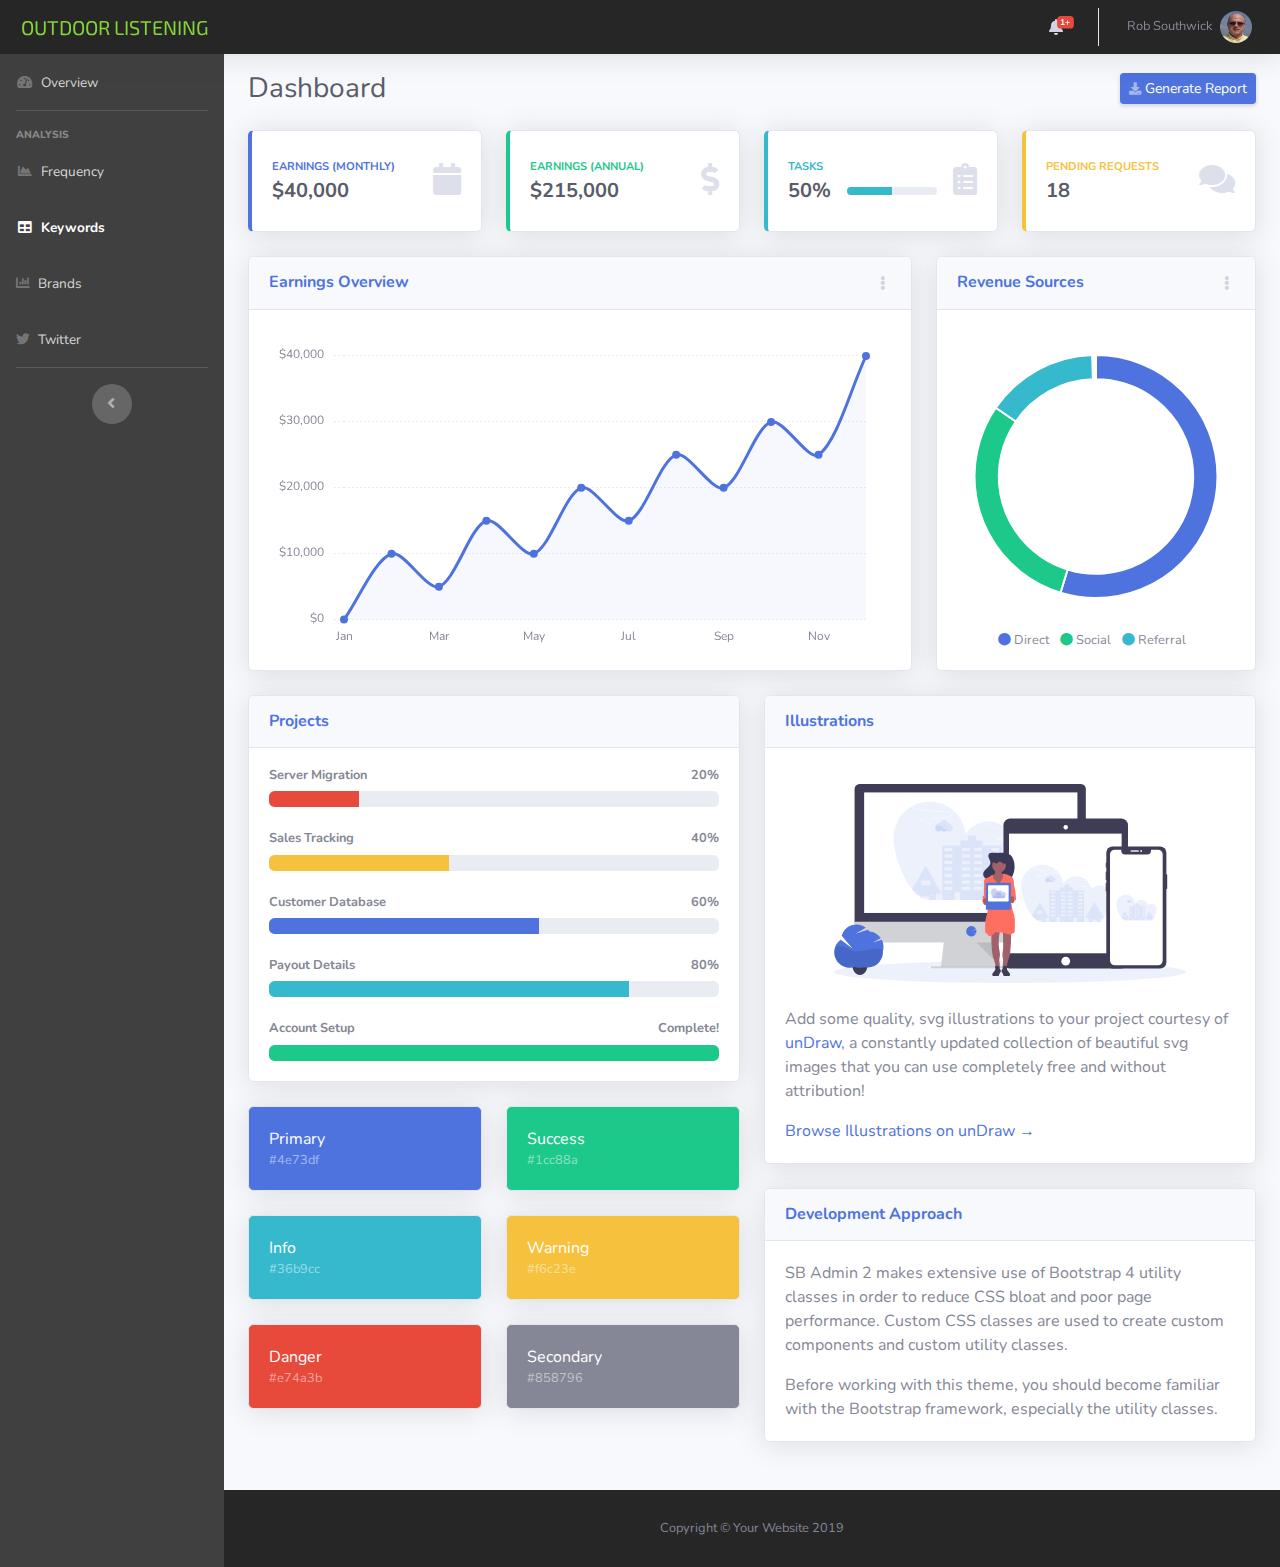
<file: keywords.html>
<!DOCTYPE html>
<html lang="en">

<head>

  <meta charset="utf-8">
  <meta http-equiv="X-UA-Compatible" content="IE=edge">
  <meta name="viewport" content="width=device-width, initial-scale=1, shrink-to-fit=no">

  <title>OL Explorer</title>

  <!-- Custom fonts for this template-->
  <link href="vendor/fontawesome-free/css/all.min.css" rel="stylesheet" type="text/css">
  <link href="https://fonts.googleapis.com/css?family=Nunito:200,200i,300,300i,400,400i,600,600i,700,700i,800,800i,900,900i" rel="stylesheet">
  <link href='https://fonts.googleapis.com/css?family=Roboto+Slab:400,100,300,700' rel='stylesheet' type='text/css'>
  <link href="https://fonts.googleapis.com/css?family=Exo+2|Roboto&display=swap" rel="stylesheet">

  <!-- Custom styles for this template-->
  <link href="css/sb-admin-2.css" rel="stylesheet">
  <link href="css/custom.css" rel="stylesheet">

</head>

<body id="page-top">

  <!-- Page Wrapper -->
  <div id="wrapper">

    <!-- Sidebar -->
    <ul class="navbar-nav bg-gradient-dark sidebar sidebar-dark accordion top-nav-item" id="accordionSidebar">

      <!-- Nav Item - Dashboard -->
      <li class="nav-item">
        <a class="nav-link" href="index.html">
          <i class="fas fa-fw fa-tachometer-alt"></i>
          <span>Overview</span></a>
      </li>

      <!-- Divider -->
      <hr class="sidebar-divider">

      <!-- Heading -->
      <div class="sidebar-heading">
      Analysis
      </div>

      <!-- Nav Item - Frequency -->
      <li class="nav-item">
        <a class="nav-link" href="frequency.html">
          <i class="fas fa-fw fa-chart-area"></i>
          <span>Frequency</span></a>
      </li>

      <!-- Nav Item - Tables -->
      <li class="nav-item active">
        <a class="nav-link" href="keywords.html">
          <i class="fas fa-fw fa-table"></i>
          <span>Keywords</span></a>
      </li>

      <!-- Nav Item - Tables -->
      <li class="nav-item">
        <a class="nav-link" href="brands.html">
          <i class="fas fa-chart-bar"></i>
          <span>Brands</span></a>
      </li>

      <!-- Nav Item - Tables -->
      <li class="nav-item">
        <a class="nav-link" href="twitter.html">
          <i class="fab fa-twitter"></i>
          <span>Twitter</span></a>
      </li>

      <!-- Divider -->
      <hr class="sidebar-divider d-none d-md-block">

      <!-- Sidebar Toggler (Sidebar) -->
      <div class="text-center d-none d-md-inline">
        <button class="rounded-circle border-0" id="sidebarToggle"></button>
      </div>

    </ul>
    <!-- End of Sidebar -->

    <!-- Content Wrapper -->
    <div id="content-wrapper" class="d-flex flex-column">

      <!-- Main Content -->
      <div id="content">

        <!-- Topbar -->
        <nav class="navbar navbar-expand navbar-light bg-white topbar mb-4 fixed-top shadow py-0">

          <!-- Sidebar Toggle (Topbar) -->
          <button id="sidebarToggleTop" class="btn btn-link d-md-none rounded-circle mr-3">
            <i class="fa fa-bars"></i>
          </button>

          <!-- Topbar Brand -->
          <a href="index.html" class="topbar-brand-text">OUTDOOR LISTENING</a>

          <!-- Topbar Navbar -->
          <ul class="navbar-nav ml-auto">

            <!-- Nav Item - Alerts -->
            <li class="nav-item dropdown no-arrow mx-1">
              <a class="nav-link dropdown-toggle" href="#" id="alertsDropdown" role="button" data-toggle="dropdown" aria-haspopup="true" aria-expanded="false">
                <i class="fas fa-bell fa-fw"></i>
                <!-- Counter - Alerts -->
                <span class="badge badge-danger badge-counter">1+</span>
              </a>
              <!-- Dropdown - Alerts -->
              <div class="dropdown-list dropdown-menu dropdown-menu-right shadow animated--grow-in" aria-labelledby="alertsDropdown">
                <h6 class="dropdown-header">
                  Alerts Center
                </h6>
                <a class="dropdown-item d-flex align-items-center" href="#">
                  <div class="mr-3">
                    <div class="icon-circle bg-primary">
                      <i class="fas fa-file-alt text-white"></i>
                    </div>
                  </div>
                  <div>
                    <div class="small text-gray-500">December 12, 2019</div>
                    <span class="font-weight-bold">A new monthly report is ready to download!</span>
                  </div>
                </a>
                <a class="dropdown-item text-center small text-gray-500" href="#">Show All Alerts</a>
              </div>
            </li>

            <div class="topbar-divider d-none d-sm-block"></div>

            <!-- Nav Item - User Information -->
            <li class="nav-item dropdown no-arrow">
              <a class="nav-link dropdown-toggle" href="#" id="userDropdown" role="button" data-toggle="dropdown" aria-haspopup="true" aria-expanded="false">
                <span class="mr-2 d-none d-lg-inline text-gray-600 small">Rob Southwick</span>
                <img class="img-profile rounded-circle" src="img/rob-pic.jpg">
              </a>
              <!-- Dropdown - User Information -->
              <div class="dropdown-menu dropdown-menu-right shadow animated--grow-in" aria-labelledby="userDropdown">
                <a class="dropdown-item" href="#">
                  <i class="fas fa-user fa-sm fa-fw mr-2 text-gray-400"></i>
                  Profile
                </a>
                <a class="dropdown-item" href="#">
                  <i class="fas fa-cogs fa-sm fa-fw mr-2 text-gray-400"></i>
                  Settings
                </a>
                <a class="dropdown-item" href="#">
                  <i class="fas fa-list fa-sm fa-fw mr-2 text-gray-400"></i>
                  Activity Log
                </a>
                <div class="dropdown-divider"></div>
                <a class="dropdown-item" href="#" data-toggle="modal" data-target="#logoutModal">
                  <i class="fas fa-sign-out-alt fa-sm fa-fw mr-2 text-gray-400"></i>
                  Logout
                </a>
              </div>
            </li>

          </ul>

        </nav>
        <!-- End of Topbar -->

        <!-- Begin Page Content -->
        <div id="main-page-content" class="container-fluid">

          <!-- Page Heading -->
          <div class="d-sm-flex align-items-center justify-content-between mb-4">
            <h1 class="h3 mb-0 text-gray-800">Dashboard</h1>
            <a href="#" class="d-none d-sm-inline-block btn btn-sm btn-primary shadow-sm"><i class="fas fa-download fa-sm text-white-50"></i> Generate Report</a>
          </div>

          <!-- Content Row -->
          <div class="row">

            <!-- Earnings (Monthly) Card Example -->
            <div class="col-xl-3 col-md-6 mb-4">
              <div class="card border-left-primary shadow h-100 py-2">
                <div class="card-body">
                  <div class="row no-gutters align-items-center">
                    <div class="col mr-2">
                      <div class="text-xs font-weight-bold text-primary text-uppercase mb-1">Earnings (Monthly)</div>
                      <div class="h5 mb-0 font-weight-bold text-gray-800">$40,000</div>
                    </div>
                    <div class="col-auto">
                      <i class="fas fa-calendar fa-2x text-gray-300"></i>
                    </div>
                  </div>
                </div>
              </div>
            </div>

            <!-- Earnings (Monthly) Card Example -->
            <div class="col-xl-3 col-md-6 mb-4">
              <div class="card border-left-success shadow h-100 py-2">
                <div class="card-body">
                  <div class="row no-gutters align-items-center">
                    <div class="col mr-2">
                      <div class="text-xs font-weight-bold text-success text-uppercase mb-1">Earnings (Annual)</div>
                      <div class="h5 mb-0 font-weight-bold text-gray-800">$215,000</div>
                    </div>
                    <div class="col-auto">
                      <i class="fas fa-dollar-sign fa-2x text-gray-300"></i>
                    </div>
                  </div>
                </div>
              </div>
            </div>

            <!-- Earnings (Monthly) Card Example -->
            <div class="col-xl-3 col-md-6 mb-4">
              <div class="card border-left-info shadow h-100 py-2">
                <div class="card-body">
                  <div class="row no-gutters align-items-center">
                    <div class="col mr-2">
                      <div class="text-xs font-weight-bold text-info text-uppercase mb-1">Tasks</div>
                      <div class="row no-gutters align-items-center">
                        <div class="col-auto">
                          <div class="h5 mb-0 mr-3 font-weight-bold text-gray-800">50%</div>
                        </div>
                        <div class="col">
                          <div class="progress progress-sm mr-2">
                            <div class="progress-bar bg-info" role="progressbar" style="width: 50%" aria-valuenow="50" aria-valuemin="0" aria-valuemax="100"></div>
                          </div>
                        </div>
                      </div>
                    </div>
                    <div class="col-auto">
                      <i class="fas fa-clipboard-list fa-2x text-gray-300"></i>
                    </div>
                  </div>
                </div>
              </div>
            </div>

            <!-- Pending Requests Card Example -->
            <div class="col-xl-3 col-md-6 mb-4">
              <div class="card border-left-warning shadow h-100 py-2">
                <div class="card-body">
                  <div class="row no-gutters align-items-center">
                    <div class="col mr-2">
                      <div class="text-xs font-weight-bold text-warning text-uppercase mb-1">Pending Requests</div>
                      <div class="h5 mb-0 font-weight-bold text-gray-800">18</div>
                    </div>
                    <div class="col-auto">
                      <i class="fas fa-comments fa-2x text-gray-300"></i>
                    </div>
                  </div>
                </div>
              </div>
            </div>
          </div>

          <!-- Content Row -->

          <div class="row">

            <!-- Area Chart -->
            <div class="col-xl-8 col-lg-7">
              <div class="card shadow mb-4">
                <!-- Card Header - Dropdown -->
                <div class="card-header py-3 d-flex flex-row align-items-center justify-content-between">
                  <h6 class="m-0 font-weight-bold text-primary">Earnings Overview</h6>
                  <div class="dropdown no-arrow">
                    <a class="dropdown-toggle" href="#" role="button" id="dropdownMenuLink" data-toggle="dropdown" aria-haspopup="true" aria-expanded="false">
                      <i class="fas fa-ellipsis-v fa-sm fa-fw text-gray-400"></i>
                    </a>
                    <div class="dropdown-menu dropdown-menu-right shadow animated--fade-in" aria-labelledby="dropdownMenuLink">
                      <div class="dropdown-header">Dropdown Header:</div>
                      <a class="dropdown-item" href="#">Action</a>
                      <a class="dropdown-item" href="#">Another action</a>
                      <div class="dropdown-divider"></div>
                      <a class="dropdown-item" href="#">Something else here</a>
                    </div>
                  </div>
                </div>
                <!-- Card Body -->
                <div class="card-body">
                  <div class="chart-area">
                    <canvas id="myAreaChart"></canvas>
                  </div>
                </div>
              </div>
            </div>

            <!-- Pie Chart -->
            <div class="col-xl-4 col-lg-5">
              <div class="card shadow mb-4">
                <!-- Card Header - Dropdown -->
                <div class="card-header py-3 d-flex flex-row align-items-center justify-content-between">
                  <h6 class="m-0 font-weight-bold text-primary">Revenue Sources</h6>
                  <div class="dropdown no-arrow">
                    <a class="dropdown-toggle" href="#" role="button" id="dropdownMenuLink" data-toggle="dropdown" aria-haspopup="true" aria-expanded="false">
                      <i class="fas fa-ellipsis-v fa-sm fa-fw text-gray-400"></i>
                    </a>
                    <div class="dropdown-menu dropdown-menu-right shadow animated--fade-in" aria-labelledby="dropdownMenuLink">
                      <div class="dropdown-header">Dropdown Header:</div>
                      <a class="dropdown-item" href="#">Action</a>
                      <a class="dropdown-item" href="#">Another action</a>
                      <div class="dropdown-divider"></div>
                      <a class="dropdown-item" href="#">Something else here</a>
                    </div>
                  </div>
                </div>
                <!-- Card Body -->
                <div class="card-body">
                  <div class="chart-pie pt-4 pb-2">
                    <canvas id="myPieChart"></canvas>
                  </div>
                  <div class="mt-4 text-center small">
                    <span class="mr-2">
                      <i class="fas fa-circle text-primary"></i> Direct
                    </span>
                    <span class="mr-2">
                      <i class="fas fa-circle text-success"></i> Social
                    </span>
                    <span class="mr-2">
                      <i class="fas fa-circle text-info"></i> Referral
                    </span>
                  </div>
                </div>
              </div>
            </div>
          </div>

          <!-- Content Row -->
          <div class="row">

            <!-- Content Column -->
            <div class="col-lg-6 mb-4">

              <!-- Project Card Example -->
              <div class="card shadow mb-4">
                <div class="card-header py-3">
                  <h6 class="m-0 font-weight-bold text-primary">Projects</h6>
                </div>
                <div class="card-body">
                  <h4 class="small font-weight-bold">Server Migration <span class="float-right">20%</span></h4>
                  <div class="progress mb-4">
                    <div class="progress-bar bg-danger" role="progressbar" style="width: 20%" aria-valuenow="20" aria-valuemin="0" aria-valuemax="100"></div>
                  </div>
                  <h4 class="small font-weight-bold">Sales Tracking <span class="float-right">40%</span></h4>
                  <div class="progress mb-4">
                    <div class="progress-bar bg-warning" role="progressbar" style="width: 40%" aria-valuenow="40" aria-valuemin="0" aria-valuemax="100"></div>
                  </div>
                  <h4 class="small font-weight-bold">Customer Database <span class="float-right">60%</span></h4>
                  <div class="progress mb-4">
                    <div class="progress-bar" role="progressbar" style="width: 60%" aria-valuenow="60" aria-valuemin="0" aria-valuemax="100"></div>
                  </div>
                  <h4 class="small font-weight-bold">Payout Details <span class="float-right">80%</span></h4>
                  <div class="progress mb-4">
                    <div class="progress-bar bg-info" role="progressbar" style="width: 80%" aria-valuenow="80" aria-valuemin="0" aria-valuemax="100"></div>
                  </div>
                  <h4 class="small font-weight-bold">Account Setup <span class="float-right">Complete!</span></h4>
                  <div class="progress">
                    <div class="progress-bar bg-success" role="progressbar" style="width: 100%" aria-valuenow="100" aria-valuemin="0" aria-valuemax="100"></div>
                  </div>
                </div>
              </div>

              <!-- Color System -->
              <div class="row">
                <div class="col-lg-6 mb-4">
                  <div class="card bg-primary text-white shadow">
                    <div class="card-body">
                      Primary
                      <div class="text-white-50 small">#4e73df</div>
                    </div>
                  </div>
                </div>
                <div class="col-lg-6 mb-4">
                  <div class="card bg-success text-white shadow">
                    <div class="card-body">
                      Success
                      <div class="text-white-50 small">#1cc88a</div>
                    </div>
                  </div>
                </div>
                <div class="col-lg-6 mb-4">
                  <div class="card bg-info text-white shadow">
                    <div class="card-body">
                      Info
                      <div class="text-white-50 small">#36b9cc</div>
                    </div>
                  </div>
                </div>
                <div class="col-lg-6 mb-4">
                  <div class="card bg-warning text-white shadow">
                    <div class="card-body">
                      Warning
                      <div class="text-white-50 small">#f6c23e</div>
                    </div>
                  </div>
                </div>
                <div class="col-lg-6 mb-4">
                  <div class="card bg-danger text-white shadow">
                    <div class="card-body">
                      Danger
                      <div class="text-white-50 small">#e74a3b</div>
                    </div>
                  </div>
                </div>
                <div class="col-lg-6 mb-4">
                  <div class="card bg-secondary text-white shadow">
                    <div class="card-body">
                      Secondary
                      <div class="text-white-50 small">#858796</div>
                    </div>
                  </div>
                </div>
              </div>

            </div>

            <div class="col-lg-6 mb-4">

              <!-- Illustrations -->
              <div class="card shadow mb-4">
                <div class="card-header py-3">
                  <h6 class="m-0 font-weight-bold text-primary">Illustrations</h6>
                </div>
                <div class="card-body">
                  <div class="text-center">
                    <img class="img-fluid px-3 px-sm-4 mt-3 mb-4" style="width: 25rem;" src="img/undraw_posting_photo.svg" alt="">
                  </div>
                  <p>Add some quality, svg illustrations to your project courtesy of <a target="_blank" rel="nofollow" href="https://undraw.co/">unDraw</a>, a constantly updated collection of beautiful svg images that you can use completely free and without attribution!</p>
                  <a target="_blank" rel="nofollow" href="https://undraw.co/">Browse Illustrations on unDraw &rarr;</a>
                </div>
              </div>

              <!-- Approach -->
              <div class="card shadow mb-4">
                <div class="card-header py-3">
                  <h6 class="m-0 font-weight-bold text-primary">Development Approach</h6>
                </div>
                <div class="card-body">
                  <p>SB Admin 2 makes extensive use of Bootstrap 4 utility classes in order to reduce CSS bloat and poor page performance. Custom CSS classes are used to create custom components and custom utility classes.</p>
                  <p class="mb-0">Before working with this theme, you should become familiar with the Bootstrap framework, especially the utility classes.</p>
                </div>
              </div>

            </div>
          </div>

        </div>
        <!-- /.container-fluid -->

      </div>
      <!-- End of Main Content -->

      <!-- Footer -->
      <footer class="sticky-footer bg-white">
        <div class="container my-auto">
          <div class="copyright text-center my-auto">
            <span>Copyright &copy; Your Website 2019</span>
          </div>
        </div>
      </footer>
      <!-- End of Footer -->

    </div>
    <!-- End of Content Wrapper -->

  </div>
  <!-- End of Page Wrapper -->

  <!-- Scroll to Top Button-->
  <a class="scroll-to-top rounded" href="#page-top">
    <i class="fas fa-angle-up"></i>
  </a>

  <!-- Logout Modal-->
  <div class="modal fade" id="logoutModal" tabindex="-1" role="dialog" aria-labelledby="exampleModalLabel" aria-hidden="true">
    <div class="modal-dialog" role="document">
      <div class="modal-content">
        <div class="modal-header">
          <h5 class="modal-title" id="exampleModalLabel">Ready to Leave?</h5>
          <button class="close" type="button" data-dismiss="modal" aria-label="Close">
            <span aria-hidden="true">×</span>
          </button>
        </div>
        <div class="modal-body">Select "Logout" below if you are ready to end your current session.</div>
        <div class="modal-footer">
          <button class="btn btn-secondary" type="button" data-dismiss="modal">Cancel</button>
          <a class="btn btn-primary" href="login.html">Logout</a>
        </div>
      </div>
    </div>
  </div>

  <!-- Bootstrap core JavaScript-->
  <script src="vendor/jquery/jquery.min.js"></script>
  <script src="vendor/bootstrap/js/bootstrap.bundle.min.js"></script>

  <!-- Core plugin JavaScript-->
  <script src="vendor/jquery-easing/jquery.easing.min.js"></script>

  <!-- Custom scripts for all pages-->
  <script src="js/sb-admin-2.min.js"></script>

  <!-- Page level plugins -->
  <script src="vendor/chart.js/Chart.min.js"></script>

  <!-- Page level custom scripts -->
  <script src="js/demo/chart-area-demo.js"></script>
  <script src="js/demo/chart-pie-demo.js"></script>

</body>

</html>
</file>
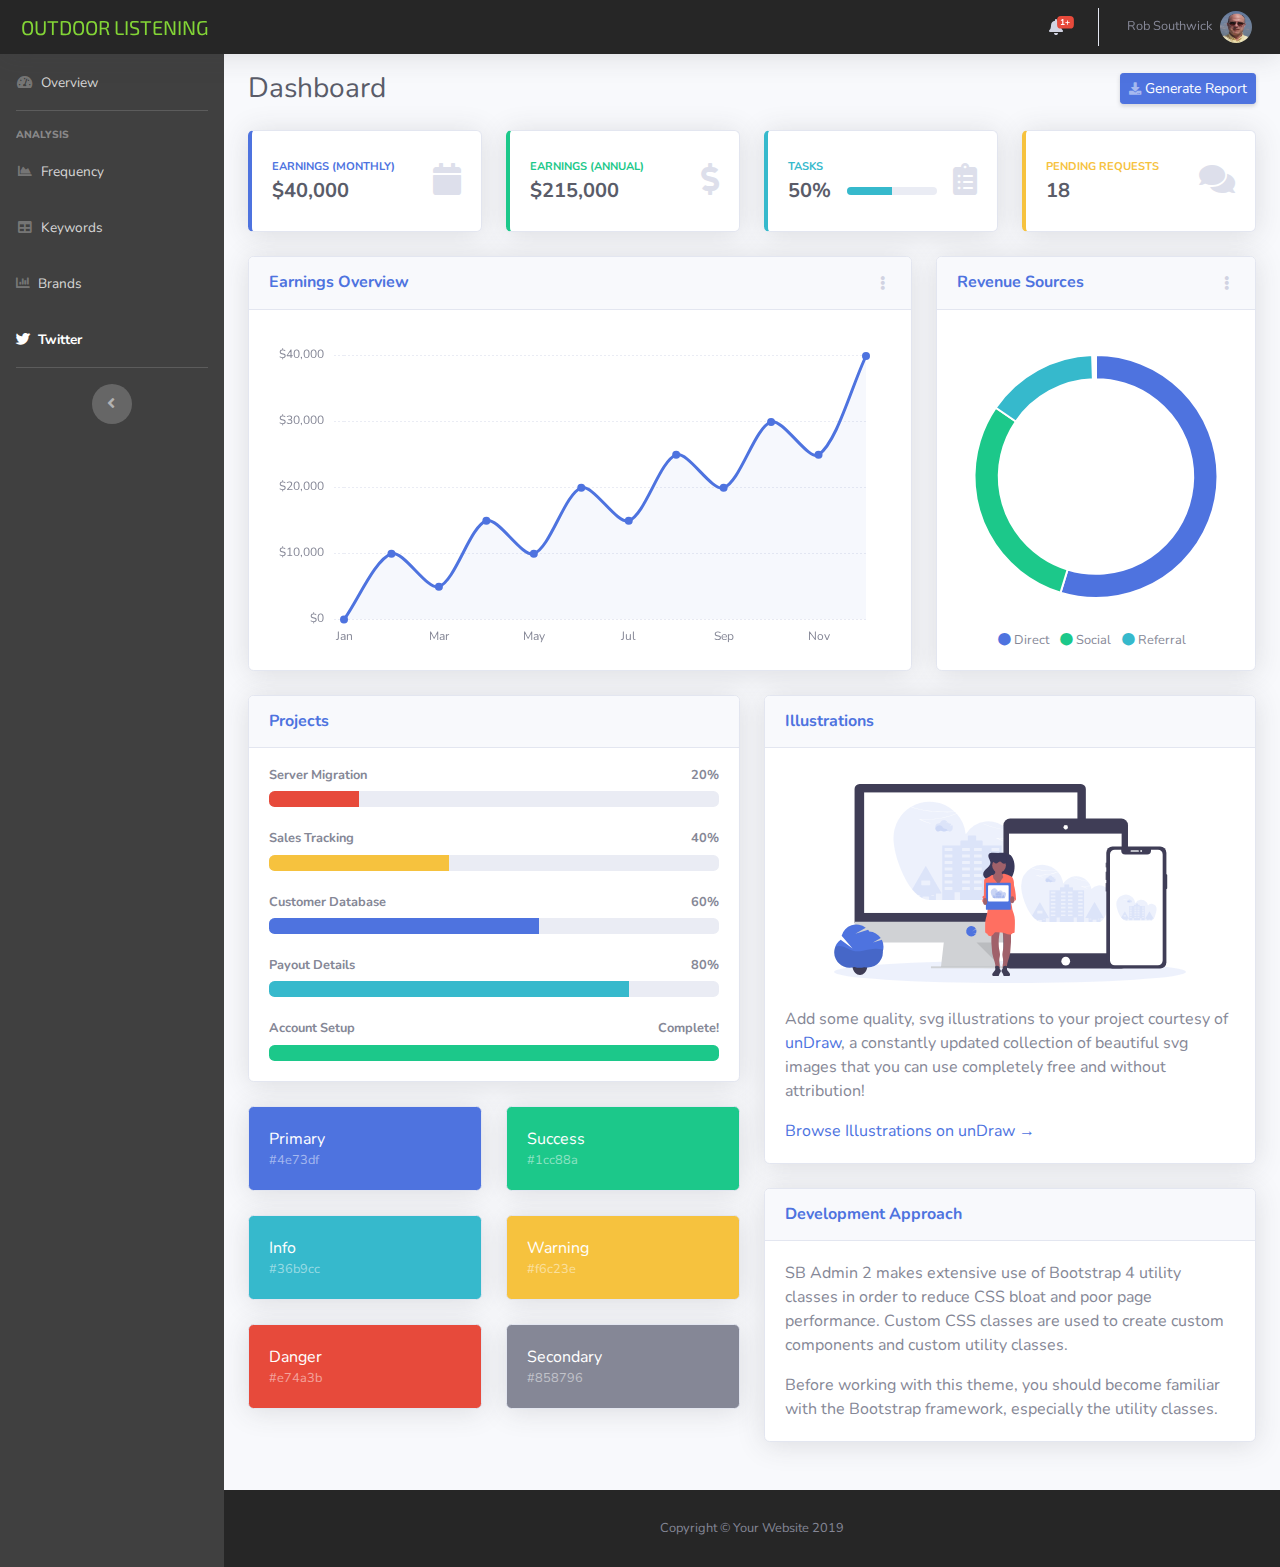
<file: twitter.html>
<!DOCTYPE html>
<html lang="en">

<head>

  <meta charset="utf-8">
  <meta http-equiv="X-UA-Compatible" content="IE=edge">
  <meta name="viewport" content="width=device-width, initial-scale=1, shrink-to-fit=no">

  <title>OL Explorer</title>

  <!-- Custom fonts for this template-->
  <link href="vendor/fontawesome-free/css/all.min.css" rel="stylesheet" type="text/css">
  <link href="https://fonts.googleapis.com/css?family=Nunito:200,200i,300,300i,400,400i,600,600i,700,700i,800,800i,900,900i" rel="stylesheet">
  <link href='https://fonts.googleapis.com/css?family=Roboto+Slab:400,100,300,700' rel='stylesheet' type='text/css'>
  <link href="https://fonts.googleapis.com/css?family=Exo+2|Roboto&display=swap" rel="stylesheet">

  <!-- Custom styles for this template-->
  <link href="css/sb-admin-2.css" rel="stylesheet">
  <link href="css/custom.css" rel="stylesheet">

</head>

<body id="page-top">

  <!-- Page Wrapper -->
  <div id="wrapper">

    <!-- Sidebar -->
    <ul class="navbar-nav bg-gradient-dark sidebar sidebar-dark accordion top-nav-item" id="accordionSidebar">

      <!-- Nav Item - Dashboard -->
      <li class="nav-item">
        <a class="nav-link" href="index.html">
          <i class="fas fa-fw fa-tachometer-alt"></i>
          <span>Overview</span></a>
      </li>

      <!-- Divider -->
      <hr class="sidebar-divider">

      <!-- Heading -->
      <div class="sidebar-heading">
      Analysis
      </div>

      <!-- Nav Item - Frequency -->
      <li class="nav-item">
        <a class="nav-link" href="frequency.html">
          <i class="fas fa-fw fa-chart-area"></i>
          <span>Frequency</span></a>
      </li>

      <!-- Nav Item - Tables -->
      <li class="nav-item">
        <a class="nav-link" href="keywords.html">
          <i class="fas fa-fw fa-table"></i>
          <span>Keywords</span></a>
      </li>

      <!-- Nav Item - Tables -->
      <li class="nav-item">
        <a class="nav-link" href="brands.html">
          <i class="fas fa-chart-bar"></i>
          <span>Brands</span></a>
      </li>

      <!-- Nav Item - Tables -->
      <li class="nav-item active">
        <a class="nav-link" href="twitter.html">
          <i class="fab fa-twitter"></i>
          <span>Twitter</span></a>
      </li>

      <!-- Divider -->
      <hr class="sidebar-divider d-none d-md-block">

      <!-- Sidebar Toggler (Sidebar) -->
      <div class="text-center d-none d-md-inline">
        <button class="rounded-circle border-0" id="sidebarToggle"></button>
      </div>

    </ul>
    <!-- End of Sidebar -->

    <!-- Content Wrapper -->
    <div id="content-wrapper" class="d-flex flex-column">

      <!-- Main Content -->
      <div id="content">

        <!-- Topbar -->
        <nav class="navbar navbar-expand navbar-light bg-white topbar mb-4 fixed-top shadow py-0">

          <!-- Sidebar Toggle (Topbar) -->
          <button id="sidebarToggleTop" class="btn btn-link d-md-none rounded-circle mr-3">
            <i class="fa fa-bars"></i>
          </button>

          <!-- Topbar Brand -->
          <a href="index.html" class="topbar-brand-text">OUTDOOR LISTENING</a>

          <!-- Topbar Navbar -->
          <ul class="navbar-nav ml-auto">

            <!-- Nav Item - Alerts -->
            <li class="nav-item dropdown no-arrow mx-1">
              <a class="nav-link dropdown-toggle" href="#" id="alertsDropdown" role="button" data-toggle="dropdown" aria-haspopup="true" aria-expanded="false">
                <i class="fas fa-bell fa-fw"></i>
                <!-- Counter - Alerts -->
                <span class="badge badge-danger badge-counter">1+</span>
              </a>
              <!-- Dropdown - Alerts -->
              <div class="dropdown-list dropdown-menu dropdown-menu-right shadow animated--grow-in" aria-labelledby="alertsDropdown">
                <h6 class="dropdown-header">
                  Alerts Center
                </h6>
                <a class="dropdown-item d-flex align-items-center" href="#">
                  <div class="mr-3">
                    <div class="icon-circle bg-primary">
                      <i class="fas fa-file-alt text-white"></i>
                    </div>
                  </div>
                  <div>
                    <div class="small text-gray-500">December 12, 2019</div>
                    <span class="font-weight-bold">A new monthly report is ready to download!</span>
                  </div>
                </a>
                <a class="dropdown-item text-center small text-gray-500" href="#">Show All Alerts</a>
              </div>
            </li>

            <div class="topbar-divider d-none d-sm-block"></div>

            <!-- Nav Item - User Information -->
            <li class="nav-item dropdown no-arrow">
              <a class="nav-link dropdown-toggle" href="#" id="userDropdown" role="button" data-toggle="dropdown" aria-haspopup="true" aria-expanded="false">
                <span class="mr-2 d-none d-lg-inline text-gray-600 small">Rob Southwick</span>
                <img class="img-profile rounded-circle" src="img/rob-pic.jpg">
              </a>
              <!-- Dropdown - User Information -->
              <div class="dropdown-menu dropdown-menu-right shadow animated--grow-in" aria-labelledby="userDropdown">
                <a class="dropdown-item" href="#">
                  <i class="fas fa-user fa-sm fa-fw mr-2 text-gray-400"></i>
                  Profile
                </a>
                <a class="dropdown-item" href="#">
                  <i class="fas fa-cogs fa-sm fa-fw mr-2 text-gray-400"></i>
                  Settings
                </a>
                <a class="dropdown-item" href="#">
                  <i class="fas fa-list fa-sm fa-fw mr-2 text-gray-400"></i>
                  Activity Log
                </a>
                <div class="dropdown-divider"></div>
                <a class="dropdown-item" href="#" data-toggle="modal" data-target="#logoutModal">
                  <i class="fas fa-sign-out-alt fa-sm fa-fw mr-2 text-gray-400"></i>
                  Logout
                </a>
              </div>
            </li>

          </ul>

        </nav>
        <!-- End of Topbar -->

        <!-- Begin Page Content -->
        <div id="main-page-content" class="container-fluid">

          <!-- Page Heading -->
          <div class="d-sm-flex align-items-center justify-content-between mb-4">
            <h1 class="h3 mb-0 text-gray-800">Dashboard</h1>
            <a href="#" class="d-none d-sm-inline-block btn btn-sm btn-primary shadow-sm"><i class="fas fa-download fa-sm text-white-50"></i> Generate Report</a>
          </div>

          <!-- Content Row -->
          <div class="row">

            <!-- Earnings (Monthly) Card Example -->
            <div class="col-xl-3 col-md-6 mb-4">
              <div class="card border-left-primary shadow h-100 py-2">
                <div class="card-body">
                  <div class="row no-gutters align-items-center">
                    <div class="col mr-2">
                      <div class="text-xs font-weight-bold text-primary text-uppercase mb-1">Earnings (Monthly)</div>
                      <div class="h5 mb-0 font-weight-bold text-gray-800">$40,000</div>
                    </div>
                    <div class="col-auto">
                      <i class="fas fa-calendar fa-2x text-gray-300"></i>
                    </div>
                  </div>
                </div>
              </div>
            </div>

            <!-- Earnings (Monthly) Card Example -->
            <div class="col-xl-3 col-md-6 mb-4">
              <div class="card border-left-success shadow h-100 py-2">
                <div class="card-body">
                  <div class="row no-gutters align-items-center">
                    <div class="col mr-2">
                      <div class="text-xs font-weight-bold text-success text-uppercase mb-1">Earnings (Annual)</div>
                      <div class="h5 mb-0 font-weight-bold text-gray-800">$215,000</div>
                    </div>
                    <div class="col-auto">
                      <i class="fas fa-dollar-sign fa-2x text-gray-300"></i>
                    </div>
                  </div>
                </div>
              </div>
            </div>

            <!-- Earnings (Monthly) Card Example -->
            <div class="col-xl-3 col-md-6 mb-4">
              <div class="card border-left-info shadow h-100 py-2">
                <div class="card-body">
                  <div class="row no-gutters align-items-center">
                    <div class="col mr-2">
                      <div class="text-xs font-weight-bold text-info text-uppercase mb-1">Tasks</div>
                      <div class="row no-gutters align-items-center">
                        <div class="col-auto">
                          <div class="h5 mb-0 mr-3 font-weight-bold text-gray-800">50%</div>
                        </div>
                        <div class="col">
                          <div class="progress progress-sm mr-2">
                            <div class="progress-bar bg-info" role="progressbar" style="width: 50%" aria-valuenow="50" aria-valuemin="0" aria-valuemax="100"></div>
                          </div>
                        </div>
                      </div>
                    </div>
                    <div class="col-auto">
                      <i class="fas fa-clipboard-list fa-2x text-gray-300"></i>
                    </div>
                  </div>
                </div>
              </div>
            </div>

            <!-- Pending Requests Card Example -->
            <div class="col-xl-3 col-md-6 mb-4">
              <div class="card border-left-warning shadow h-100 py-2">
                <div class="card-body">
                  <div class="row no-gutters align-items-center">
                    <div class="col mr-2">
                      <div class="text-xs font-weight-bold text-warning text-uppercase mb-1">Pending Requests</div>
                      <div class="h5 mb-0 font-weight-bold text-gray-800">18</div>
                    </div>
                    <div class="col-auto">
                      <i class="fas fa-comments fa-2x text-gray-300"></i>
                    </div>
                  </div>
                </div>
              </div>
            </div>
          </div>

          <!-- Content Row -->

          <div class="row">

            <!-- Area Chart -->
            <div class="col-xl-8 col-lg-7">
              <div class="card shadow mb-4">
                <!-- Card Header - Dropdown -->
                <div class="card-header py-3 d-flex flex-row align-items-center justify-content-between">
                  <h6 class="m-0 font-weight-bold text-primary">Earnings Overview</h6>
                  <div class="dropdown no-arrow">
                    <a class="dropdown-toggle" href="#" role="button" id="dropdownMenuLink" data-toggle="dropdown" aria-haspopup="true" aria-expanded="false">
                      <i class="fas fa-ellipsis-v fa-sm fa-fw text-gray-400"></i>
                    </a>
                    <div class="dropdown-menu dropdown-menu-right shadow animated--fade-in" aria-labelledby="dropdownMenuLink">
                      <div class="dropdown-header">Dropdown Header:</div>
                      <a class="dropdown-item" href="#">Action</a>
                      <a class="dropdown-item" href="#">Another action</a>
                      <div class="dropdown-divider"></div>
                      <a class="dropdown-item" href="#">Something else here</a>
                    </div>
                  </div>
                </div>
                <!-- Card Body -->
                <div class="card-body">
                  <div class="chart-area">
                    <canvas id="myAreaChart"></canvas>
                  </div>
                </div>
              </div>
            </div>

            <!-- Pie Chart -->
            <div class="col-xl-4 col-lg-5">
              <div class="card shadow mb-4">
                <!-- Card Header - Dropdown -->
                <div class="card-header py-3 d-flex flex-row align-items-center justify-content-between">
                  <h6 class="m-0 font-weight-bold text-primary">Revenue Sources</h6>
                  <div class="dropdown no-arrow">
                    <a class="dropdown-toggle" href="#" role="button" id="dropdownMenuLink" data-toggle="dropdown" aria-haspopup="true" aria-expanded="false">
                      <i class="fas fa-ellipsis-v fa-sm fa-fw text-gray-400"></i>
                    </a>
                    <div class="dropdown-menu dropdown-menu-right shadow animated--fade-in" aria-labelledby="dropdownMenuLink">
                      <div class="dropdown-header">Dropdown Header:</div>
                      <a class="dropdown-item" href="#">Action</a>
                      <a class="dropdown-item" href="#">Another action</a>
                      <div class="dropdown-divider"></div>
                      <a class="dropdown-item" href="#">Something else here</a>
                    </div>
                  </div>
                </div>
                <!-- Card Body -->
                <div class="card-body">
                  <div class="chart-pie pt-4 pb-2">
                    <canvas id="myPieChart"></canvas>
                  </div>
                  <div class="mt-4 text-center small">
                    <span class="mr-2">
                      <i class="fas fa-circle text-primary"></i> Direct
                    </span>
                    <span class="mr-2">
                      <i class="fas fa-circle text-success"></i> Social
                    </span>
                    <span class="mr-2">
                      <i class="fas fa-circle text-info"></i> Referral
                    </span>
                  </div>
                </div>
              </div>
            </div>
          </div>

          <!-- Content Row -->
          <div class="row">

            <!-- Content Column -->
            <div class="col-lg-6 mb-4">

              <!-- Project Card Example -->
              <div class="card shadow mb-4">
                <div class="card-header py-3">
                  <h6 class="m-0 font-weight-bold text-primary">Projects</h6>
                </div>
                <div class="card-body">
                  <h4 class="small font-weight-bold">Server Migration <span class="float-right">20%</span></h4>
                  <div class="progress mb-4">
                    <div class="progress-bar bg-danger" role="progressbar" style="width: 20%" aria-valuenow="20" aria-valuemin="0" aria-valuemax="100"></div>
                  </div>
                  <h4 class="small font-weight-bold">Sales Tracking <span class="float-right">40%</span></h4>
                  <div class="progress mb-4">
                    <div class="progress-bar bg-warning" role="progressbar" style="width: 40%" aria-valuenow="40" aria-valuemin="0" aria-valuemax="100"></div>
                  </div>
                  <h4 class="small font-weight-bold">Customer Database <span class="float-right">60%</span></h4>
                  <div class="progress mb-4">
                    <div class="progress-bar" role="progressbar" style="width: 60%" aria-valuenow="60" aria-valuemin="0" aria-valuemax="100"></div>
                  </div>
                  <h4 class="small font-weight-bold">Payout Details <span class="float-right">80%</span></h4>
                  <div class="progress mb-4">
                    <div class="progress-bar bg-info" role="progressbar" style="width: 80%" aria-valuenow="80" aria-valuemin="0" aria-valuemax="100"></div>
                  </div>
                  <h4 class="small font-weight-bold">Account Setup <span class="float-right">Complete!</span></h4>
                  <div class="progress">
                    <div class="progress-bar bg-success" role="progressbar" style="width: 100%" aria-valuenow="100" aria-valuemin="0" aria-valuemax="100"></div>
                  </div>
                </div>
              </div>

              <!-- Color System -->
              <div class="row">
                <div class="col-lg-6 mb-4">
                  <div class="card bg-primary text-white shadow">
                    <div class="card-body">
                      Primary
                      <div class="text-white-50 small">#4e73df</div>
                    </div>
                  </div>
                </div>
                <div class="col-lg-6 mb-4">
                  <div class="card bg-success text-white shadow">
                    <div class="card-body">
                      Success
                      <div class="text-white-50 small">#1cc88a</div>
                    </div>
                  </div>
                </div>
                <div class="col-lg-6 mb-4">
                  <div class="card bg-info text-white shadow">
                    <div class="card-body">
                      Info
                      <div class="text-white-50 small">#36b9cc</div>
                    </div>
                  </div>
                </div>
                <div class="col-lg-6 mb-4">
                  <div class="card bg-warning text-white shadow">
                    <div class="card-body">
                      Warning
                      <div class="text-white-50 small">#f6c23e</div>
                    </div>
                  </div>
                </div>
                <div class="col-lg-6 mb-4">
                  <div class="card bg-danger text-white shadow">
                    <div class="card-body">
                      Danger
                      <div class="text-white-50 small">#e74a3b</div>
                    </div>
                  </div>
                </div>
                <div class="col-lg-6 mb-4">
                  <div class="card bg-secondary text-white shadow">
                    <div class="card-body">
                      Secondary
                      <div class="text-white-50 small">#858796</div>
                    </div>
                  </div>
                </div>
              </div>

            </div>

            <div class="col-lg-6 mb-4">

              <!-- Illustrations -->
              <div class="card shadow mb-4">
                <div class="card-header py-3">
                  <h6 class="m-0 font-weight-bold text-primary">Illustrations</h6>
                </div>
                <div class="card-body">
                  <div class="text-center">
                    <img class="img-fluid px-3 px-sm-4 mt-3 mb-4" style="width: 25rem;" src="img/undraw_posting_photo.svg" alt="">
                  </div>
                  <p>Add some quality, svg illustrations to your project courtesy of <a target="_blank" rel="nofollow" href="https://undraw.co/">unDraw</a>, a constantly updated collection of beautiful svg images that you can use completely free and without attribution!</p>
                  <a target="_blank" rel="nofollow" href="https://undraw.co/">Browse Illustrations on unDraw &rarr;</a>
                </div>
              </div>

              <!-- Approach -->
              <div class="card shadow mb-4">
                <div class="card-header py-3">
                  <h6 class="m-0 font-weight-bold text-primary">Development Approach</h6>
                </div>
                <div class="card-body">
                  <p>SB Admin 2 makes extensive use of Bootstrap 4 utility classes in order to reduce CSS bloat and poor page performance. Custom CSS classes are used to create custom components and custom utility classes.</p>
                  <p class="mb-0">Before working with this theme, you should become familiar with the Bootstrap framework, especially the utility classes.</p>
                </div>
              </div>

            </div>
          </div>

        </div>
        <!-- /.container-fluid -->

      </div>
      <!-- End of Main Content -->

      <!-- Footer -->
      <footer class="sticky-footer bg-white">
        <div class="container my-auto">
          <div class="copyright text-center my-auto">
            <span>Copyright &copy; Your Website 2019</span>
          </div>
        </div>
      </footer>
      <!-- End of Footer -->

    </div>
    <!-- End of Content Wrapper -->

  </div>
  <!-- End of Page Wrapper -->

  <!-- Scroll to Top Button-->
  <a class="scroll-to-top rounded" href="#page-top">
    <i class="fas fa-angle-up"></i>
  </a>

  <!-- Logout Modal-->
  <div class="modal fade" id="logoutModal" tabindex="-1" role="dialog" aria-labelledby="exampleModalLabel" aria-hidden="true">
    <div class="modal-dialog" role="document">
      <div class="modal-content">
        <div class="modal-header">
          <h5 class="modal-title" id="exampleModalLabel">Ready to Leave?</h5>
          <button class="close" type="button" data-dismiss="modal" aria-label="Close">
            <span aria-hidden="true">×</span>
          </button>
        </div>
        <div class="modal-body">Select "Logout" below if you are ready to end your current session.</div>
        <div class="modal-footer">
          <button class="btn btn-secondary" type="button" data-dismiss="modal">Cancel</button>
          <a class="btn btn-primary" href="login.html">Logout</a>
        </div>
      </div>
    </div>
  </div>

  <!-- Bootstrap core JavaScript-->
  <script src="vendor/jquery/jquery.min.js"></script>
  <script src="vendor/bootstrap/js/bootstrap.bundle.min.js"></script>

  <!-- Core plugin JavaScript-->
  <script src="vendor/jquery-easing/jquery.easing.min.js"></script>

  <!-- Custom scripts for all pages-->
  <script src="js/sb-admin-2.min.js"></script>

  <!-- Page level plugins -->
  <script src="vendor/chart.js/Chart.min.js"></script>

  <!-- Page level custom scripts -->
  <script src="js/demo/chart-area-demo.js"></script>
  <script src="js/demo/chart-pie-demo.js"></script>

</body>

</html>
</file>
<file: css/custom.css>
.topbar-brand-text {
  font-family: 'Exo 2', sans-serif;
  color: #83d536;
  margin-left: 5px;
  font-size: 20px;
}

.topbar-brand-text:hover {
text-decoration: none;
  color: #83d536;
}

.top-nav-item {
  margin-top: 54px;
}

#main-page-content {
  margin-top: 72px;
}

#sidebarToggleTop {
  color: silver;
}

@media only screen and (max-width: 600px) {
  .topbar-brand-text {
    font-size: 18px;
    margin-bottom: 3px;
  }

}
</file>
